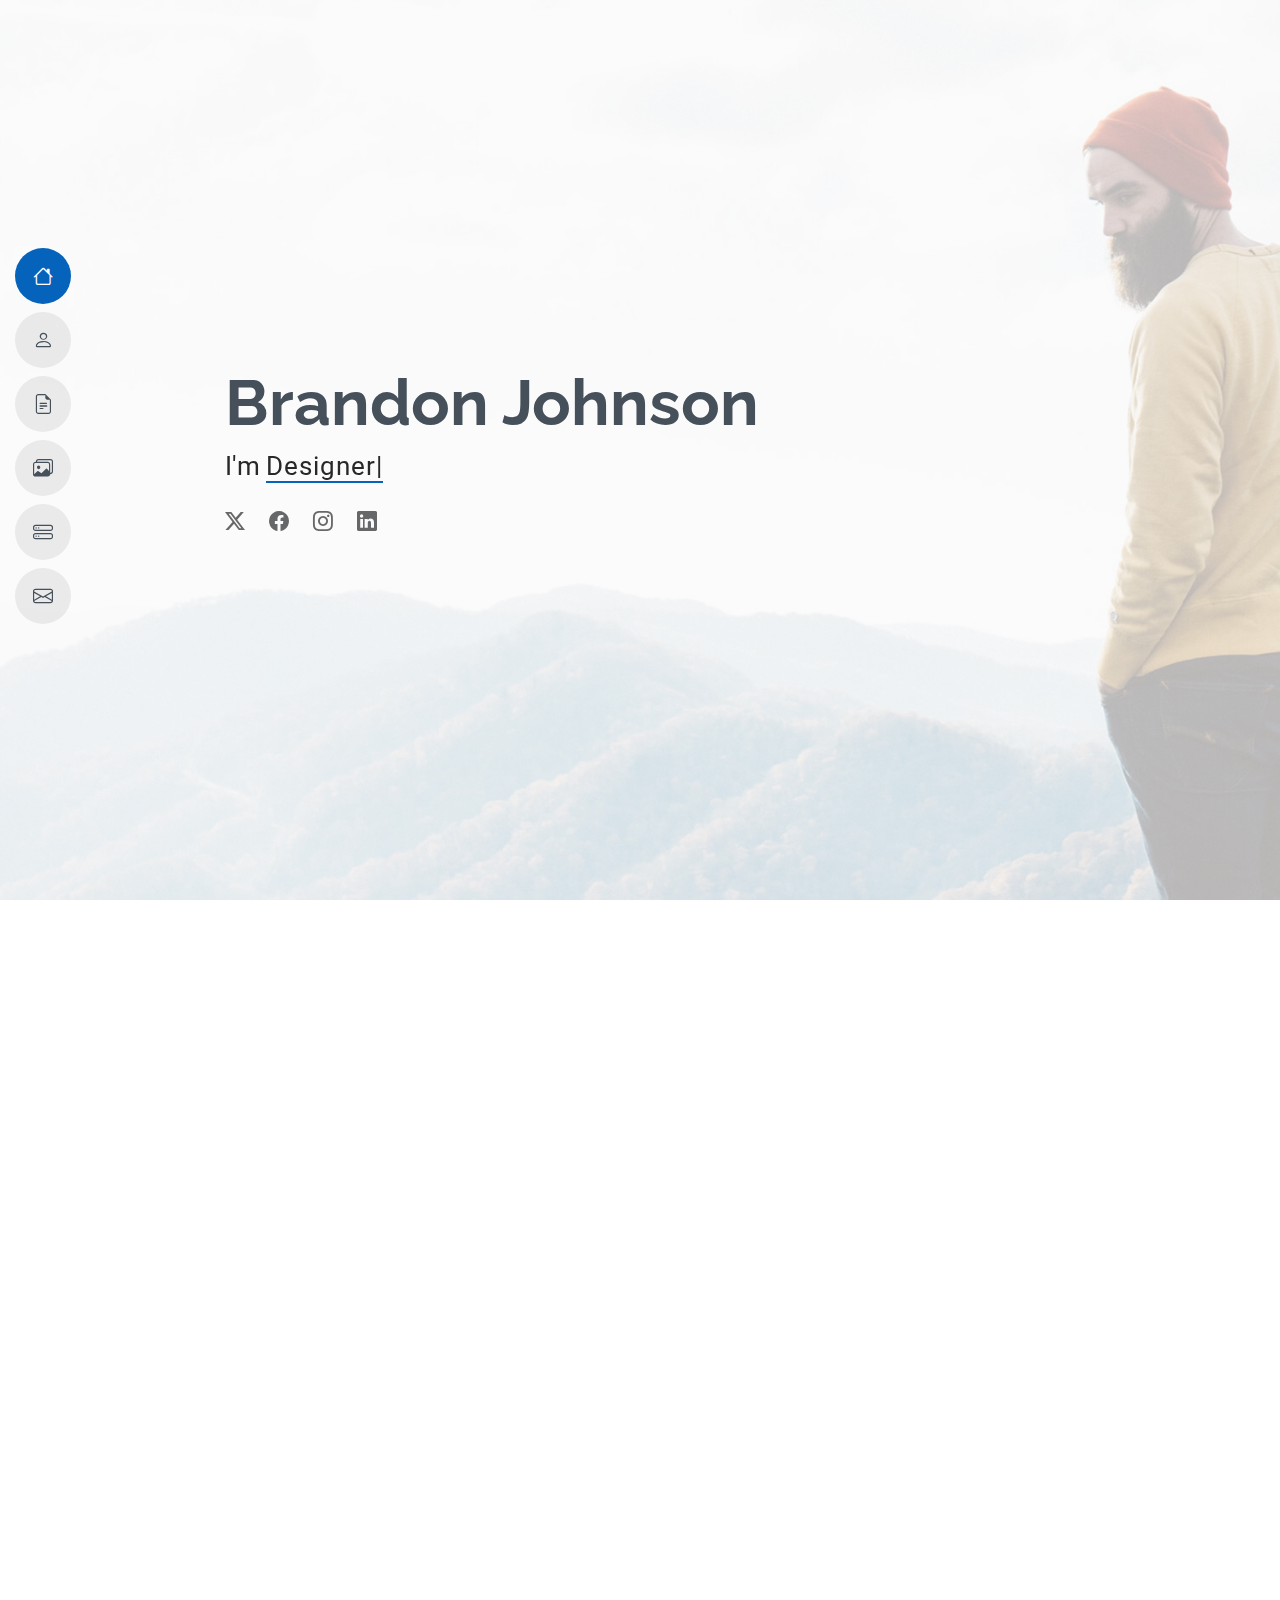
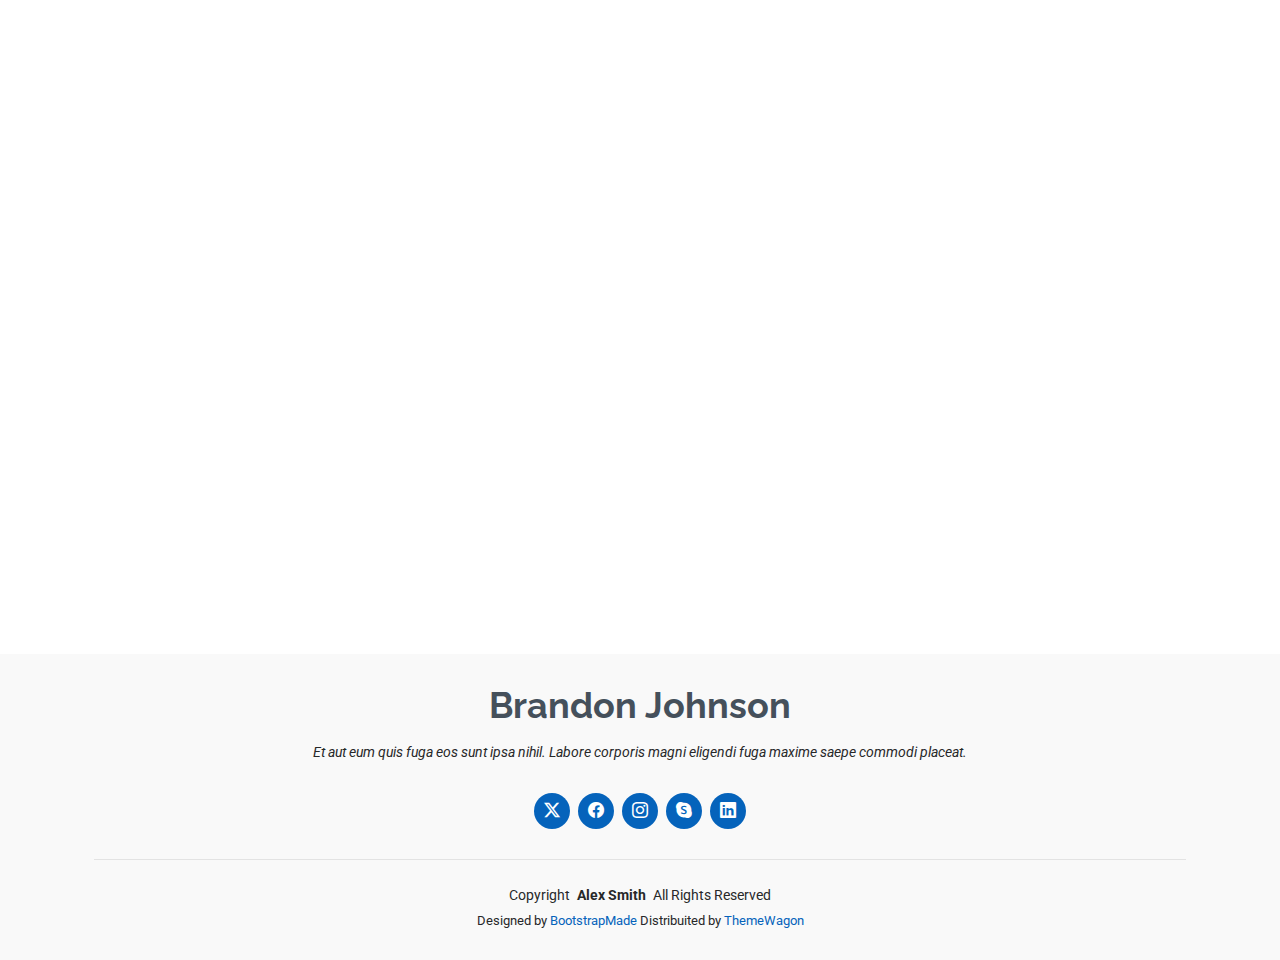
<file: index.html>
<!DOCTYPE html>
<html lang="en">

<head>
  <meta charset="utf-8">
  <meta content="width=device-width, initial-scale=1.0" name="viewport">
  <title>Index - MyResume Bootstrap Template</title>
  <meta content="" name="description">
  <meta content="" name="keywords">

  <!-- Favicons -->
  <link href="assets/img/favicon.png" rel="icon">
  <link href="assets/img/apple-touch-icon.png" rel="apple-touch-icon">

  <!-- Fonts -->
  <link href="https://fonts.googleapis.com" rel="preconnect">
  <link href="https://fonts.gstatic.com" rel="preconnect" crossorigin>
  <link href="https://fonts.googleapis.com/css2?family=Roboto:ital,wght@0,100;0,300;0,400;0,500;0,700;0,900;1,100;1,300;1,400;1,500;1,700;1,900&family=Poppins:ital,wght@0,100;0,200;0,300;0,400;0,500;0,600;0,700;0,800;0,900;1,100;1,200;1,300;1,400;1,500;1,600;1,700;1,800;1,900&family=Raleway:ital,wght@0,100;0,200;0,300;0,400;0,500;0,600;0,700;0,800;0,900;1,100;1,200;1,300;1,400;1,500;1,600;1,700;1,800;1,900&display=swap" rel="stylesheet">

  <!-- Vendor CSS Files -->
  <link href="assets/vendor/bootstrap/css/bootstrap.min.css" rel="stylesheet">
  <link href="assets/vendor/bootstrap-icons/bootstrap-icons.css" rel="stylesheet">
  <link href="assets/vendor/aos/aos.css" rel="stylesheet">
  <link href="assets/vendor/glightbox/css/glightbox.min.css" rel="stylesheet">
  <link href="assets/vendor/swiper/swiper-bundle.min.css" rel="stylesheet">

  <!-- Main CSS File -->
  <link href="assets/css/main.css" rel="stylesheet">

  <!-- =======================================================
  * Template Name: MyResume
  * Template URL: https://bootstrapmade.com/free-html-bootstrap-template-my-resume/
  * Updated: Jun 29 2024 with Bootstrap v5.3.3
  * Author: BootstrapMade.com
  * License: https://bootstrapmade.com/license/
  ======================================================== -->
</head>

<body class="index-page">

  <header id="header" class="header d-flex flex-column justify-content-center">

    <i class="header-toggle d-xl-none bi bi-list"></i>

    <nav id="navmenu" class="navmenu">
      <ul>
        <li><a href="#hero" class="active"><i class="bi bi-house navicon"></i><span>Home</span></a></li>
        <li><a href="#about"><i class="bi bi-person navicon"></i><span>About</span></a></li>
        <li><a href="#resume"><i class="bi bi-file-earmark-text navicon"></i><span>Resume</span></a></li>
        <li><a href="#portfolio"><i class="bi bi-images navicon"></i><span>Portfolio</span></a></li>
        <li><a href="#services"><i class="bi bi-hdd-stack navicon"></i><span>Services</span></a></li>
        <li><a href="#contact"><i class="bi bi-envelope navicon"></i><span>Contact</span></a></li>
      </ul>
    </nav>

  </header>

  <main class="main">

    <!-- Hero Section -->
    <section id="hero" class="hero section light-background">

      <img src="assets/img/hero-bg.jpg" alt="">

      <div class="container" data-aos="zoom-out">
        <div class="row justify-content-center">
          <div class="col-lg-9">
            <h2>Brandon Johnson</h2>
            <p>I'm <span class="typed" data-typed-items="Designer, Developer, Freelancer, Photographer">Designer</span><span class="typed-cursor typed-cursor--blink" aria-hidden="true"></span></p>
            <div class="social-links">
              <a href="#"><i class="bi bi-twitter-x"></i></a>
              <a href="#"><i class="bi bi-facebook"></i></a>
              <a href="#"><i class="bi bi-instagram"></i></a>
              <a href="#"><i class="bi bi-linkedin"></i></a>
            </div>
          </div>
        </div>
      </div>

    </section><!-- /Hero Section -->

    <!-- About Section -->
    <section id="about" class="about section">

      <!-- Section Title -->
      <div class="container section-title" data-aos="fade-up">
        <h2>About</h2>
        <p>Magnam dolores commodi suscipit. Necessitatibus eius consequatur ex aliquid fuga eum quidem. Sit sint consectetur velit. Quisquam quos quisquam cupiditate. Et nemo qui impedit suscipit alias ea. Quia fugiat sit in iste officiis commodi quidem hic quas.</p>
      </div><!-- End Section Title -->

      <div class="container" data-aos="fade-up" data-aos-delay="100">

        <div class="row gy-4 justify-content-center">
          <div class="col-lg-4">
            <img src="assets/img/profile-img.jpg" class="img-fluid" alt="">
          </div>
          <div class="col-lg-8 content">
            <h2>UI/UX Designer &amp; Web Developer.</h2>
            <p class="fst-italic py-3">
              Lorem ipsum dolor sit amet, consectetur adipiscing elit, sed do eiusmod tempor incididunt ut labore et dolore
              magna aliqua.
            </p>
            <div class="row">
              <div class="col-lg-6">
                <ul>
                  <li><i class="bi bi-chevron-right"></i> <strong>Birthday:</strong> <span>1 May 1995</span></li>
                  <li><i class="bi bi-chevron-right"></i> <strong>Website:</strong> <span>www.example.com</span></li>
                  <li><i class="bi bi-chevron-right"></i> <strong>Phone:</strong> <span>+123 456 7890</span></li>
                  <li><i class="bi bi-chevron-right"></i> <strong>City:</strong> <span>New York, USA</span></li>
                </ul>
              </div>
              <div class="col-lg-6">
                <ul>
                  <li><i class="bi bi-chevron-right"></i> <strong>Age:</strong> <span>30</span></li>
                  <li><i class="bi bi-chevron-right"></i> <strong>Degree:</strong> <span>Master</span></li>
                  <li><i class="bi bi-chevron-right"></i> <strong>Email:</strong> <span>email@example.com</span></li>
                  <li><i class="bi bi-chevron-right"></i> <strong>Freelance:</strong> <span>Available</span></li>
                </ul>
              </div>
            </div>
            <p class="py-3">
              Officiis eligendi itaque labore et dolorum mollitia officiis optio vero. Quisquam sunt adipisci omnis et ut. Nulla accusantium dolor incidunt officia tempore. Et eius omnis.
              Cupiditate ut dicta maxime officiis quidem quia. Sed et consectetur qui quia repellendus itaque neque.
            </p>
          </div>
        </div>

      </div>

    </section><!-- /About Section -->

    <!-- Stats Section -->
    <section id="stats" class="stats section">

      <div class="container" data-aos="fade-up" data-aos-delay="100">

        <div class="row gy-4">

          <div class="col-lg-3 col-md-6 d-flex flex-column align-items-center">
            <i class="bi bi-emoji-smile"></i>
            <div class="stats-item">
              <span data-purecounter-start="0" data-purecounter-end="232" data-purecounter-duration="1" class="purecounter"></span>
              <p>Happy Clients</p>
            </div>
          </div><!-- End Stats Item -->

          <div class="col-lg-3 col-md-6 d-flex flex-column align-items-center">
            <i class="bi bi-journal-richtext"></i>
            <div class="stats-item">
              <span data-purecounter-start="0" data-purecounter-end="521" data-purecounter-duration="1" class="purecounter"></span>
              <p>Projects</p>
            </div>
          </div><!-- End Stats Item -->

          <div class="col-lg-3 col-md-6 d-flex flex-column align-items-center">
            <i class="bi bi-headset"></i>
            <div class="stats-item">
              <span data-purecounter-start="0" data-purecounter-end="1463" data-purecounter-duration="1" class="purecounter"></span>
              <p>Hours Of Support</p>
            </div>
          </div><!-- End Stats Item -->

          <div class="col-lg-3 col-md-6 d-flex flex-column align-items-center">
            <i class="bi bi-people"></i>
            <div class="stats-item">
              <span data-purecounter-start="0" data-purecounter-end="15" data-purecounter-duration="1" class="purecounter"></span>
              <p>Hard Workers</p>
            </div>
          </div><!-- End Stats Item -->

        </div>

      </div>

    </section><!-- /Stats Section -->

    <!-- Skills Section -->
    <section id="skills" class="skills section">

      <!-- Section Title -->
      <div class="container section-title" data-aos="fade-up">
        <h2>Skills</h2>
        <p>Necessitatibus eius consequatur ex aliquid fuga eum quidem sint consectetur velit</p>
      </div><!-- End Section Title -->

      <div class="container" data-aos="fade-up" data-aos-delay="100">

        <div class="row skills-content skills-animation">

          <div class="col-lg-6">

            <div class="progress">
              <span class="skill"><span>HTML</span> <i class="val">100%</i></span>
              <div class="progress-bar-wrap">
                <div class="progress-bar" role="progressbar" aria-valuenow="100" aria-valuemin="0" aria-valuemax="100"></div>
              </div>
            </div><!-- End Skills Item -->

            <div class="progress">
              <span class="skill"><span>CSS</span> <i class="val">90%</i></span>
              <div class="progress-bar-wrap">
                <div class="progress-bar" role="progressbar" aria-valuenow="90" aria-valuemin="0" aria-valuemax="100"></div>
              </div>
            </div><!-- End Skills Item -->

            <div class="progress">
              <span class="skill"><span>JavaScript</span> <i class="val">75%</i></span>
              <div class="progress-bar-wrap">
                <div class="progress-bar" role="progressbar" aria-valuenow="75" aria-valuemin="0" aria-valuemax="100"></div>
              </div>
            </div><!-- End Skills Item -->

          </div>

          <div class="col-lg-6">

            <div class="progress">
              <span class="skill"><span>PHP</span> <i class="val">80%</i></span>
              <div class="progress-bar-wrap">
                <div class="progress-bar" role="progressbar" aria-valuenow="80" aria-valuemin="0" aria-valuemax="100"></div>
              </div>
            </div><!-- End Skills Item -->

            <div class="progress">
              <span class="skill"><span>WordPress/CMS</span> <i class="val">90%</i></span>
              <div class="progress-bar-wrap">
                <div class="progress-bar" role="progressbar" aria-valuenow="90" aria-valuemin="0" aria-valuemax="100"></div>
              </div>
            </div><!-- End Skills Item -->

            <div class="progress">
              <span class="skill"><span>Photoshop</span> <i class="val">55%</i></span>
              <div class="progress-bar-wrap">
                <div class="progress-bar" role="progressbar" aria-valuenow="55" aria-valuemin="0" aria-valuemax="100"></div>
              </div>
            </div><!-- End Skills Item -->

          </div>

        </div>

      </div>

    </section><!-- /Skills Section -->

    <!-- Resume Section -->
    <section id="resume" class="resume section">

      <!-- Section Title -->
      <div class="container section-title" data-aos="fade-up">
        <h2>Resume</h2>
        <p>Magnam dolores commodi suscipit. Necessitatibus eius consequatur ex aliquid fuga eum quidem. Sit sint consectetur velit. Quisquam quos quisquam cupiditate. Et nemo qui impedit suscipit alias ea. Quia fugiat sit in iste officiis commodi quidem hic quas.</p>
      </div><!-- End Section Title -->

      <div class="container">

        <div class="row">

          <div class="col-lg-6" data-aos="fade-up" data-aos-delay="100">
            <h3 class="resume-title">Sumary</h3>

            <div class="resume-item pb-0">
              <h4>Brandon Johnson</h4>
              <p><em>Innovative and deadline-driven Graphic Designer with 3+ years of experience designing and developing user-centered digital/print marketing material from initial concept to final, polished deliverable.</em></p>
              <ul>
                <li>Portland par 127,Orlando, FL</li>
                <li>(123) 456-7891</li>
                <li>alice.barkley@example.com</li>
              </ul>
            </div><!-- Edn Resume Item -->

            <h3 class="resume-title">Education</h3>
            <div class="resume-item">
              <h4>Master of Fine Arts &amp; Graphic Design</h4>
              <h5>2015 - 2016</h5>
              <p><em>Rochester Institute of Technology, Rochester, NY</em></p>
              <p>Qui deserunt veniam. Et sed aliquam labore tempore sed quisquam iusto autem sit. Ea vero voluptatum qui ut dignissimos deleniti nerada porti sand markend</p>
            </div><!-- Edn Resume Item -->

            <div class="resume-item">
              <h4>Bachelor of Fine Arts &amp; Graphic Design</h4>
              <h5>2010 - 2014</h5>
              <p><em>Rochester Institute of Technology, Rochester, NY</em></p>
              <p>Quia nobis sequi est occaecati aut. Repudiandae et iusto quae reiciendis et quis Eius vel ratione eius unde vitae rerum voluptates asperiores voluptatem Earum molestiae consequatur neque etlon sader mart dila</p>
            </div><!-- Edn Resume Item -->

          </div>

          <div class="col-lg-6" data-aos="fade-up" data-aos-delay="200">
            <h3 class="resume-title">Professional Experience</h3>
            <div class="resume-item">
              <h4>Senior graphic design specialist</h4>
              <h5>2019 - Present</h5>
              <p><em>Experion, New York, NY </em></p>
              <ul>
                <li>Lead in the design, development, and implementation of the graphic, layout, and production communication materials</li>
                <li>Delegate tasks to the 7 members of the design team and provide counsel on all aspects of the project. </li>
                <li>Supervise the assessment of all graphic materials in order to ensure quality and accuracy of the design</li>
                <li>Oversee the efficient use of production project budgets ranging from $2,000 - $25,000</li>
              </ul>
            </div><!-- Edn Resume Item -->

            <div class="resume-item">
              <h4>Graphic design specialist</h4>
              <h5>2017 - 2018</h5>
              <p><em>Stepping Stone Advertising, New York, NY</em></p>
              <ul>
                <li>Developed numerous marketing programs (logos, brochures,infographics, presentations, and advertisements).</li>
                <li>Managed up to 5 projects or tasks at a given time while under pressure</li>
                <li>Recommended and consulted with clients on the most appropriate graphic design</li>
                <li>Created 4+ design presentations and proposals a month for clients and account managers</li>
              </ul>
            </div><!-- Edn Resume Item -->

          </div>

        </div>

      </div>

    </section><!-- /Resume Section -->

    <!-- Portfolio Section -->
    <section id="portfolio" class="portfolio section">

      <!-- Section Title -->
      <div class="container section-title" data-aos="fade-up">
        <h2>Portfolio</h2>
        <p>Magnam dolores commodi suscipit. Necessitatibus eius consequatur ex aliquid fuga eum quidem. Sit sint consectetur velit. Quisquam quos quisquam cupiditate. Et nemo qui impedit suscipit alias ea. Quia fugiat sit in iste officiis commodi quidem hic quas.</p>
      </div><!-- End Section Title -->

      <div class="container">

        <div class="isotope-layout" data-default-filter="*" data-layout="masonry" data-sort="original-order">

          <ul class="portfolio-filters isotope-filters" data-aos="fade-up" data-aos-delay="100">
            <li data-filter="*" class="filter-active">All</li>
            <li data-filter=".filter-app">App</li>
            <li data-filter=".filter-product">Card</li>
            <li data-filter=".filter-branding">Web</li>
          </ul><!-- End Portfolio Filters -->

          <div class="row gy-4 isotope-container" data-aos="fade-up" data-aos-delay="200">

            <div class="col-lg-4 col-md-6 portfolio-item isotope-item filter-app">
              <img src="assets/img/masonry-portfolio/masonry-portfolio-1.jpg" class="img-fluid" alt="">
              <div class="portfolio-info">
                <h4>App 1</h4>
                <p>Lorem ipsum, dolor sit</p>
                <a href="assets/img/masonry-portfolio/masonry-portfolio-1.jpg" title="App 1" data-gallery="portfolio-gallery-app" class="glightbox preview-link"><i class="bi bi-zoom-in"></i></a>
                <a href="portfolio-details.html" title="More Details" class="details-link"><i class="bi bi-link-45deg"></i></a>
              </div>
            </div><!-- End Portfolio Item -->

            <div class="col-lg-4 col-md-6 portfolio-item isotope-item filter-product">
              <img src="assets/img/masonry-portfolio/masonry-portfolio-2.jpg" class="img-fluid" alt="">
              <div class="portfolio-info">
                <h4>Product 1</h4>
                <p>Lorem ipsum, dolor sit</p>
                <a href="assets/img/masonry-portfolio/masonry-portfolio-2.jpg" title="Product 1" data-gallery="portfolio-gallery-product" class="glightbox preview-link"><i class="bi bi-zoom-in"></i></a>
                <a href="portfolio-details.html" title="More Details" class="details-link"><i class="bi bi-link-45deg"></i></a>
              </div>
            </div><!-- End Portfolio Item -->

            <div class="col-lg-4 col-md-6 portfolio-item isotope-item filter-branding">
              <img src="assets/img/masonry-portfolio/masonry-portfolio-3.jpg" class="img-fluid" alt="">
              <div class="portfolio-info">
                <h4>Branding 1</h4>
                <p>Lorem ipsum, dolor sit</p>
                <a href="assets/img/masonry-portfolio/masonry-portfolio-3.jpg" title="Branding 1" data-gallery="portfolio-gallery-branding" class="glightbox preview-link"><i class="bi bi-zoom-in"></i></a>
                <a href="portfolio-details.html" title="More Details" class="details-link"><i class="bi bi-link-45deg"></i></a>
              </div>
            </div><!-- End Portfolio Item -->

            <div class="col-lg-4 col-md-6 portfolio-item isotope-item filter-app">
              <img src="assets/img/masonry-portfolio/masonry-portfolio-4.jpg" class="img-fluid" alt="">
              <div class="portfolio-info">
                <h4>App 2</h4>
                <p>Lorem ipsum, dolor sit</p>
                <a href="assets/img/masonry-portfolio/masonry-portfolio-4.jpg" title="App 2" data-gallery="portfolio-gallery-app" class="glightbox preview-link"><i class="bi bi-zoom-in"></i></a>
                <a href="portfolio-details.html" title="More Details" class="details-link"><i class="bi bi-link-45deg"></i></a>
              </div>
            </div><!-- End Portfolio Item -->

            <div class="col-lg-4 col-md-6 portfolio-item isotope-item filter-product">
              <img src="assets/img/masonry-portfolio/masonry-portfolio-5.jpg" class="img-fluid" alt="">
              <div class="portfolio-info">
                <h4>Product 2</h4>
                <p>Lorem ipsum, dolor sit</p>
                <a href="assets/img/masonry-portfolio/masonry-portfolio-5.jpg" title="Product 2" data-gallery="portfolio-gallery-product" class="glightbox preview-link"><i class="bi bi-zoom-in"></i></a>
                <a href="portfolio-details.html" title="More Details" class="details-link"><i class="bi bi-link-45deg"></i></a>
              </div>
            </div><!-- End Portfolio Item -->

            <div class="col-lg-4 col-md-6 portfolio-item isotope-item filter-branding">
              <img src="assets/img/masonry-portfolio/masonry-portfolio-6.jpg" class="img-fluid" alt="">
              <div class="portfolio-info">
                <h4>Branding 2</h4>
                <p>Lorem ipsum, dolor sit</p>
                <a href="assets/img/masonry-portfolio/masonry-portfolio-6.jpg" title="Branding 2" data-gallery="portfolio-gallery-branding" class="glightbox preview-link"><i class="bi bi-zoom-in"></i></a>
                <a href="portfolio-details.html" title="More Details" class="details-link"><i class="bi bi-link-45deg"></i></a>
              </div>
            </div><!-- End Portfolio Item -->

            <div class="col-lg-4 col-md-6 portfolio-item isotope-item filter-app">
              <img src="assets/img/masonry-portfolio/masonry-portfolio-7.jpg" class="img-fluid" alt="">
              <div class="portfolio-info">
                <h4>App 3</h4>
                <p>Lorem ipsum, dolor sit</p>
                <a href="assets/img/masonry-portfolio/masonry-portfolio-7.jpg" title="App 3" data-gallery="portfolio-gallery-app" class="glightbox preview-link"><i class="bi bi-zoom-in"></i></a>
                <a href="portfolio-details.html" title="More Details" class="details-link"><i class="bi bi-link-45deg"></i></a>
              </div>
            </div><!-- End Portfolio Item -->

            <div class="col-lg-4 col-md-6 portfolio-item isotope-item filter-product">
              <img src="assets/img/masonry-portfolio/masonry-portfolio-8.jpg" class="img-fluid" alt="">
              <div class="portfolio-info">
                <h4>Product 3</h4>
                <p>Lorem ipsum, dolor sit</p>
                <a href="assets/img/masonry-portfolio/masonry-portfolio-8.jpg" title="Product 3" data-gallery="portfolio-gallery-product" class="glightbox preview-link"><i class="bi bi-zoom-in"></i></a>
                <a href="portfolio-details.html" title="More Details" class="details-link"><i class="bi bi-link-45deg"></i></a>
              </div>
            </div><!-- End Portfolio Item -->

            <div class="col-lg-4 col-md-6 portfolio-item isotope-item filter-branding">
              <img src="assets/img/masonry-portfolio/masonry-portfolio-9.jpg" class="img-fluid" alt="">
              <div class="portfolio-info">
                <h4>Branding 3</h4>
                <p>Lorem ipsum, dolor sit</p>
                <a href="assets/img/masonry-portfolio/masonry-portfolio-9.jpg" title="Branding 2" data-gallery="portfolio-gallery-branding" class="glightbox preview-link"><i class="bi bi-zoom-in"></i></a>
                <a href="portfolio-details.html" title="More Details" class="details-link"><i class="bi bi-link-45deg"></i></a>
              </div>
            </div><!-- End Portfolio Item -->

          </div><!-- End Portfolio Container -->

        </div>

      </div>

    </section><!-- /Portfolio Section -->

    <!-- Services Section -->
    <section id="services" class="services section">

      <!-- Section Title -->
      <div class="container section-title" data-aos="fade-up">
        <h2>Services</h2>
        <p>Magnam dolores commodi suscipit. Necessitatibus eius consequatur ex aliquid fuga eum quidem. Sit sint consectetur velit. Quisquam quos quisquam cupiditate. Et nemo qui impedit suscipit alias ea. Quia fugiat sit in iste officiis commodi quidem hic quas.</p>
      </div><!-- End Section Title -->

      <div class="container">

        <div class="row gy-4">

          <div class="col-lg-4 col-md-6" data-aos="fade-up" data-aos-delay="100">
            <div class="service-item item-cyan position-relative">
              <div class="icon">
                <svg width="100" height="100" viewBox="0 0 600 600" xmlns="http://www.w3.org/2000/svg">
                  <path stroke="none" stroke-width="0" fill="#f5f5f5" d="M300,521.0016835830174C376.1290562159157,517.8887921683347,466.0731472004068,529.7835943286574,510.70327084640275,468.03025145048787C554.3714126377745,407.6079735673963,508.03601936045806,328.9844924480964,491.2728898941984,256.3432110539036C474.5976632858925,184.082847569629,479.9380746630129,96.60480741107993,416.23090153303,58.64404602377083C348.86323505073057,18.502131276798302,261.93793281208167,40.57373210992963,193.5410806939664,78.93577620505333C130.42746243093433,114.334589627462,98.30271207620316,179.96522072025542,76.75703585869454,249.04625023123273C51.97151888228291,328.5150500222984,13.704378332031375,421.85034740162234,66.52175969318436,486.19268352777647C119.04800174914682,550.1803526380478,217.28368757567262,524.383925680826,300,521.0016835830174"></path>
                </svg>
                <i class="bi bi-activity"></i>
              </div>
              <a href="#" class="stretched-link">
                <h3>Nesciunt Mete</h3>
              </a>
              <p>Provident nihil minus qui consequatur non omnis maiores. Eos accusantium minus dolores iure perferendis tempore et consequatur.</p>
            </div>
          </div><!-- End Service Item -->

          <div class="col-lg-4 col-md-6" data-aos="fade-up" data-aos-delay="200">
            <div class="service-item item-orange position-relative">
              <div class="icon">
                <svg width="100" height="100" viewBox="0 0 600 600" xmlns="http://www.w3.org/2000/svg">
                  <path stroke="none" stroke-width="0" fill="#f5f5f5" d="M300,582.0697525312426C382.5290701553225,586.8405444964366,449.9789794690241,525.3245884688669,502.5850820975895,461.55621195738473C556.606425686781,396.0723002908107,615.8543463187945,314.28637112970534,586.6730223649479,234.56875336149918C558.9533121215079,158.8439757836574,454.9685369536778,164.00468322053177,381.49747125262974,130.76875717737553C312.15926192815925,99.40240125094834,248.97055460311594,18.661163978235184,179.8680185752513,50.54337015887873C110.5421016452524,82.52863877960104,119.82277516462835,180.83849132639028,109.12597500060166,256.43424936330496C100.08760227029461,320.3096726198365,92.17705696193138,384.0621239912766,124.79988738764834,439.7174275375508C164.83382741302287,508.01625554203684,220.96474134820875,577.5009287672846,300,582.0697525312426"></path>
                </svg>
                <i class="bi bi-broadcast"></i>
              </div>
              <a href="#" class="stretched-link">
                <h3>Eosle Commodi</h3>
              </a>
              <p>Ut autem aut autem non a. Sint sint sit facilis nam iusto sint. Libero corrupti neque eum hic non ut nesciunt dolorem.</p>
            </div>
          </div><!-- End Service Item -->

          <div class="col-lg-4 col-md-6" data-aos="fade-up" data-aos-delay="300">
            <div class="service-item item-teal position-relative">
              <div class="icon">
                <svg width="100" height="100" viewBox="0 0 600 600" xmlns="http://www.w3.org/2000/svg">
                  <path stroke="none" stroke-width="0" fill="#f5f5f5" d="M300,541.5067337569781C382.14930387511276,545.0595476570109,479.8736841581634,548.3450877840088,526.4010558755058,480.5488172755941C571.5218469581645,414.80211281144784,517.5187510058486,332.0715597781072,496.52539010469104,255.14436215662573C477.37192572678356,184.95920475031193,473.57363656557914,105.61284051026155,413.0603344069578,65.22779650032875C343.27470386102294,18.654635553484475,251.2091493199835,5.337323636656869,175.0934190732945,40.62881213300186C97.87086631185822,76.43348514350839,51.98124368387456,156.15599469081315,36.44837278890362,239.84606092416172C21.716077023791087,319.22268207091537,43.775223500013084,401.1760424656574,96.891909868211,461.97329694683043C147.22146801428983,519.5804099606455,223.5754009179313,538.201503339737,300,541.5067337569781"></path>
                </svg>
                <i class="bi bi-easel"></i>
              </div>
              <a href="#" class="stretched-link">
                <h3>Ledo Markt</h3>
              </a>
              <p>Ut excepturi voluptatem nisi sed. Quidem fuga consequatur. Minus ea aut. Vel qui id voluptas adipisci eos earum corrupti.</p>
            </div>
          </div><!-- End Service Item -->

          <div class="col-lg-4 col-md-6" data-aos="fade-up" data-aos-delay="400">
            <div class="service-item item-red position-relative">
              <div class="icon">
                <svg width="100" height="100" viewBox="0 0 600 600" xmlns="http://www.w3.org/2000/svg">
                  <path stroke="none" stroke-width="0" fill="#f5f5f5" d="M300,503.46388370962813C374.79870501325706,506.71871716319447,464.8034551963731,527.1746412648533,510.4981551193396,467.86667711651364C555.9287308511215,408.9015244558933,512.6030010748507,327.5744911775523,490.211057578863,256.5855673507754C471.097692560561,195.9906835881958,447.69079081568157,138.11976852964426,395.19560036434837,102.3242989838813C329.3053358748298,57.3949838291264,248.02791733380457,8.279543830951368,175.87071277845988,42.242879143198664C103.41431057327972,76.34704239035025,93.79494320519305,170.9812938413882,81.28167332365135,250.07896920659033C70.17666984294237,320.27484674793965,64.84698225790005,396.69656628748305,111.28512138212992,450.4950937839243C156.20124167950087,502.5303643271138,231.32542653798444,500.4755392045468,300,503.46388370962813"></path>
                </svg>
                <i class="bi bi-bounding-box-circles"></i>
              </div>
              <a href="#" class="stretched-link">
                <h3>Asperiores Commodit</h3>
              </a>
              <p>Non et temporibus minus omnis sed dolor esse consequatur. Cupiditate sed error ea fuga sit provident adipisci neque.</p>
              <a href="#" class="stretched-link"></a>
            </div>
          </div><!-- End Service Item -->

          <div class="col-lg-4 col-md-6" data-aos="fade-up" data-aos-delay="500">
            <div class="service-item item-indigo position-relative">
              <div class="icon">
                <svg width="100" height="100" viewBox="0 0 600 600" xmlns="http://www.w3.org/2000/svg">
                  <path stroke="none" stroke-width="0" fill="#f5f5f5" d="M300,532.3542879108572C369.38199826031484,532.3153073249985,429.10787420159085,491.63046689027357,474.5244479745417,439.17860296908856C522.8885846962883,383.3225815378663,569.1668002868075,314.3205725914397,550.7432151929288,242.7694973846089C532.6665558377875,172.5657663291529,456.2379748765914,142.6223662098291,390.3689995646985,112.34683881706744C326.66090330228417,83.06452184765237,258.84405631176094,53.51806209861945,193.32584062364296,78.48882559362697C121.61183558270385,105.82097193414197,62.805066853699245,167.19869350419734,48.57481801355237,242.6138429142374C34.843463184063346,315.3850353017275,76.69343916112496,383.4422959591041,125.22947124332185,439.3748458443577C170.7312796277747,491.8107796887764,230.57421082200815,532.3932930995766,300,532.3542879108572"></path>
                </svg>
                <i class="bi bi-calendar4-week icon"></i>
              </div>
              <a href="#" class="stretched-link">
                <h3>Velit Doloremque</h3>
              </a>
              <p>Cumque et suscipit saepe. Est maiores autem enim facilis ut aut ipsam corporis aut. Sed animi at autem alias eius labore.</p>
              <a href="#" class="stretched-link"></a>
            </div>
          </div><!-- End Service Item -->

          <div class="col-lg-4 col-md-6" data-aos="fade-up" data-aos-delay="600">
            <div class="service-item item-pink position-relative">
              <div class="icon">
                <svg width="100" height="100" viewBox="0 0 600 600" xmlns="http://www.w3.org/2000/svg">
                  <path stroke="none" stroke-width="0" fill="#f5f5f5" d="M300,566.797414625762C385.7384707136149,576.1784315230908,478.7894351017131,552.8928747891023,531.9192734346935,484.94944893311C584.6109503024035,417.5663521118492,582.489472248146,322.67544863468447,553.9536738515405,242.03673114598146C529.1557734026468,171.96086150256528,465.24506316201064,127.66468636344209,395.9583748389544,100.7403814666027C334.2173773831606,76.7482773500951,269.4350130405921,84.62216499799875,207.1952322260088,107.2889140133804C132.92018162631612,134.33871894543012,41.79353780512637,160.00259165414826,22.644507872594943,236.69541883565114C3.319112789854554,314.0945973066697,72.72355303640163,379.243833228382,124.04198916343866,440.3218312028393C172.9286146004772,498.5055451809895,224.45579914871206,558.5317968840102,300,566.797414625762"></path>
                </svg>
                <i class="bi bi-chat-square-text"></i>
              </div>
              <a href="#" class="stretched-link">
                <h3>Dolori Architecto</h3>
              </a>
              <p>Hic molestias ea quibusdam eos. Fugiat enim doloremque aut neque non et debitis iure. Corrupti recusandae ducimus enim.</p>
              <a href="#" class="stretched-link"></a>
            </div>
          </div><!-- End Service Item -->

        </div>

      </div>

    </section><!-- /Services Section -->

    <!-- Testimonials Section -->
    <section id="testimonials" class="testimonials section">

      <!-- Section Title -->
      <div class="container section-title" data-aos="fade-up">
        <h2>Testimonials</h2>
        <p>Necessitatibus eius consequatur ex aliquid fuga eum quidem sint consectetur velit</p>
      </div><!-- End Section Title -->

      <div class="container" data-aos="fade-up" data-aos-delay="100">

        <div class="swiper init-swiper">
          <script type="application/json" class="swiper-config">
            {
              "loop": true,
              "speed": 600,
              "autoplay": {
                "delay": 5000
              },
              "slidesPerView": "auto",
              "pagination": {
                "el": ".swiper-pagination",
                "type": "bullets",
                "clickable": true
              }
            }
          </script>
          <div class="swiper-wrapper">

            <div class="swiper-slide">
              <div class="testimonial-item">
                <div class="row gy-4 justify-content-center">
                  <div class="col-lg-6">
                    <div class="testimonial-content">
                      <p>
                        <i class="bi bi-quote quote-icon-left"></i>
                        <span>Proin iaculis purus consequat sem cure digni ssim donec porttitora entum suscipit rhoncus. Accusantium quam, ultricies eget id, aliquam eget nibh et. Maecen aliquam, risus at semper.</span>
                        <i class="bi bi-quote quote-icon-right"></i>
                      </p>
                      <h3>Saul Goodman</h3>
                      <h4>Ceo &amp; Founder</h4>
                      <div class="stars">
                        <i class="bi bi-star-fill"></i><i class="bi bi-star-fill"></i><i class="bi bi-star-fill"></i><i class="bi bi-star-fill"></i><i class="bi bi-star-fill"></i>
                      </div>
                    </div>
                  </div>
                  <div class="col-lg-2 text-center">
                    <img src="assets/img/testimonials/testimonials-1.jpg" class="img-fluid testimonial-img" alt="">
                  </div>
                </div>
              </div>
            </div><!-- End testimonial item -->

            <div class="swiper-slide">
              <div class="testimonial-item">
                <div class="row gy-4 justify-content-center">
                  <div class="col-lg-6">
                    <div class="testimonial-content">
                      <p>
                        <i class="bi bi-quote quote-icon-left"></i>
                        <span>Export tempor illum tamen malis malis eram quae irure esse labore quem cillum quid cillum eram malis quorum velit fore eram velit sunt aliqua noster fugiat irure amet legam anim culpa.</span>
                        <i class="bi bi-quote quote-icon-right"></i>
                      </p>
                      <h3>Sara Wilsson</h3>
                      <h4>Designer</h4>
                      <div class="stars">
                        <i class="bi bi-star-fill"></i><i class="bi bi-star-fill"></i><i class="bi bi-star-fill"></i><i class="bi bi-star-fill"></i><i class="bi bi-star-fill"></i>
                      </div>
                    </div>
                  </div>
                  <div class="col-lg-2 text-center">
                    <img src="assets/img/testimonials/testimonials-2.jpg" class="img-fluid testimonial-img" alt="">
                  </div>
                </div>
              </div>
            </div><!-- End testimonial item -->

            <div class="swiper-slide">
              <div class="testimonial-item">
                <div class="row gy-4 justify-content-center">
                  <div class="col-lg-6">
                    <div class="testimonial-content">
                      <p>
                        <i class="bi bi-quote quote-icon-left"></i>
                        <span>Enim nisi quem export duis labore cillum quae magna enim sint quorum nulla quem veniam duis minim tempor labore quem eram duis noster aute amet eram fore quis sint minim.</span>
                        <i class="bi bi-quote quote-icon-right"></i>
                      </p>
                      <h3>Jena Karlis</h3>
                      <h4>Store Owner</h4>
                      <div class="stars">
                        <i class="bi bi-star-fill"></i><i class="bi bi-star-fill"></i><i class="bi bi-star-fill"></i><i class="bi bi-star-fill"></i><i class="bi bi-star-fill"></i>
                      </div>
                    </div>
                  </div>
                  <div class="col-lg-2 text-center">
                    <img src="assets/img/testimonials/testimonials-3.jpg" class="img-fluid testimonial-img" alt="">
                  </div>
                </div>
              </div>
            </div><!-- End testimonial item -->

            <div class="swiper-slide">
              <div class="testimonial-item">
                <div class="row gy-4 justify-content-center">
                  <div class="col-lg-6">
                    <div class="testimonial-content">
                      <p>
                        <i class="bi bi-quote quote-icon-left"></i>
                        <span>Fugiat enim eram quae cillum dolore dolor amet nulla culpa multos export minim fugiat minim velit minim dolor enim duis veniam ipsum anim magna sunt elit fore quem dolore labore illum veniam.</span>
                        <i class="bi bi-quote quote-icon-right"></i>
                      </p>
                      <h3>John Larson</h3>
                      <h4>Entrepreneur</h4>
                      <div class="stars">
                        <i class="bi bi-star-fill"></i><i class="bi bi-star-fill"></i><i class="bi bi-star-fill"></i><i class="bi bi-star-fill"></i><i class="bi bi-star-fill"></i>
                      </div>
                    </div>
                  </div>
                  <div class="col-lg-2 text-center">
                    <img src="assets/img/testimonials/testimonials-4.jpg" class="img-fluid testimonial-img" alt="">
                  </div>
                </div>
              </div>
            </div><!-- End testimonial item -->

          </div>
          <div class="swiper-pagination"></div>
        </div>

      </div>

    </section><!-- /Testimonials Section -->

    <!-- Contact Section -->
    <section id="contact" class="contact section">

      <!-- Section Title -->
      <div class="container section-title" data-aos="fade-up">
        <h2>Contact</h2>
        <p>Necessitatibus eius consequatur ex aliquid fuga eum quidem sint consectetur velit</p>
      </div><!-- End Section Title -->

      <div class="container" data-aos="fade" data-aos-delay="100">

        <div class="row gy-4">

          <div class="col-lg-4">
            <div class="info-item d-flex" data-aos="fade-up" data-aos-delay="200">
              <i class="bi bi-geo-alt flex-shrink-0"></i>
              <div>
                <h3>Address</h3>
                <p>A108 Adam Street, New York, NY 535022</p>
              </div>
            </div><!-- End Info Item -->

            <div class="info-item d-flex" data-aos="fade-up" data-aos-delay="300">
              <i class="bi bi-telephone flex-shrink-0"></i>
              <div>
                <h3>Call Us</h3>
                <p>+1 5589 55488 55</p>
              </div>
            </div><!-- End Info Item -->

            <div class="info-item d-flex" data-aos="fade-up" data-aos-delay="400">
              <i class="bi bi-envelope flex-shrink-0"></i>
              <div>
                <h3>Email Us</h3>
                <p>info@example.com</p>
              </div>
            </div><!-- End Info Item -->

          </div>

          <div class="col-lg-8">
            <form action="forms/contact.php" method="post" class="php-email-form" data-aos="fade-up" data-aos-delay="200">
              <div class="row gy-4">

                <div class="col-md-6">
                  <input type="text" name="name" class="form-control" placeholder="Your Name" required="">
                </div>

                <div class="col-md-6 ">
                  <input type="email" class="form-control" name="email" placeholder="Your Email" required="">
                </div>

                <div class="col-md-12">
                  <input type="text" class="form-control" name="subject" placeholder="Subject" required="">
                </div>

                <div class="col-md-12">
                  <textarea class="form-control" name="message" rows="6" placeholder="Message" required=""></textarea>
                </div>

                <div class="col-md-12 text-center">
                  <div class="loading">Loading</div>
                  <div class="error-message"></div>
                  <div class="sent-message">Your message has been sent. Thank you!</div>

                  <button type="submit">Send Message</button>
                </div>

              </div>
            </form>
          </div><!-- End Contact Form -->

        </div>

      </div>

    </section><!-- /Contact Section -->

  </main>

  <footer id="footer" class="footer position-relative light-background">
    <div class="container">
      <h3 class="sitename">Brandon Johnson</h3>
      <p>Et aut eum quis fuga eos sunt ipsa nihil. Labore corporis magni eligendi fuga maxime saepe commodi placeat.</p>
      <div class="social-links d-flex justify-content-center">
        <a href=""><i class="bi bi-twitter-x"></i></a>
        <a href=""><i class="bi bi-facebook"></i></a>
        <a href=""><i class="bi bi-instagram"></i></a>
        <a href=""><i class="bi bi-skype"></i></a>
        <a href=""><i class="bi bi-linkedin"></i></a>
      </div>
      <div class="container">
        <div class="copyright">
          <span>Copyright</span> <strong class="px-1 sitename">Alex Smith</strong> <span>All Rights Reserved</span>
        </div>
        <div class="credits">
          <!-- All the links in the footer should remain intact. -->
          <!-- You can delete the links only if you've purchased the pro version. -->
          <!-- Licensing information: https://bootstrapmade.com/license/ -->
          <!-- Purchase the pro version with working PHP/AJAX contact form: [buy-url] -->
          Designed by <a href="https://bootstrapmade.com/">BootstrapMade</a> Distribuited by <a href="https://themewagon.com">ThemeWagon</a>
        </div>
      </div>
    </div>
  </footer>

  <!-- Scroll Top -->
  <a href="#" id="scroll-top" class="scroll-top d-flex align-items-center justify-content-center"><i class="bi bi-arrow-up-short"></i></a>

  <!-- Preloader -->
  <div id="preloader"></div>

  <!-- Vendor JS Files -->
  <script src="assets/vendor/bootstrap/js/bootstrap.bundle.min.js"></script>
  <script src="assets/vendor/php-email-form/validate.js"></script>
  <script src="assets/vendor/aos/aos.js"></script>
  <script src="assets/vendor/typed.js/typed.umd.js"></script>
  <script src="assets/vendor/purecounter/purecounter_vanilla.js"></script>
  <script src="assets/vendor/waypoints/noframework.waypoints.js"></script>
  <script src="assets/vendor/glightbox/js/glightbox.min.js"></script>
  <script src="assets/vendor/imagesloaded/imagesloaded.pkgd.min.js"></script>
  <script src="assets/vendor/isotope-layout/isotope.pkgd.min.js"></script>
  <script src="assets/vendor/swiper/swiper-bundle.min.js"></script>

  <!-- Main JS File -->
  <script src="assets/js/main.js"></script>

</body>

</html>
</file>
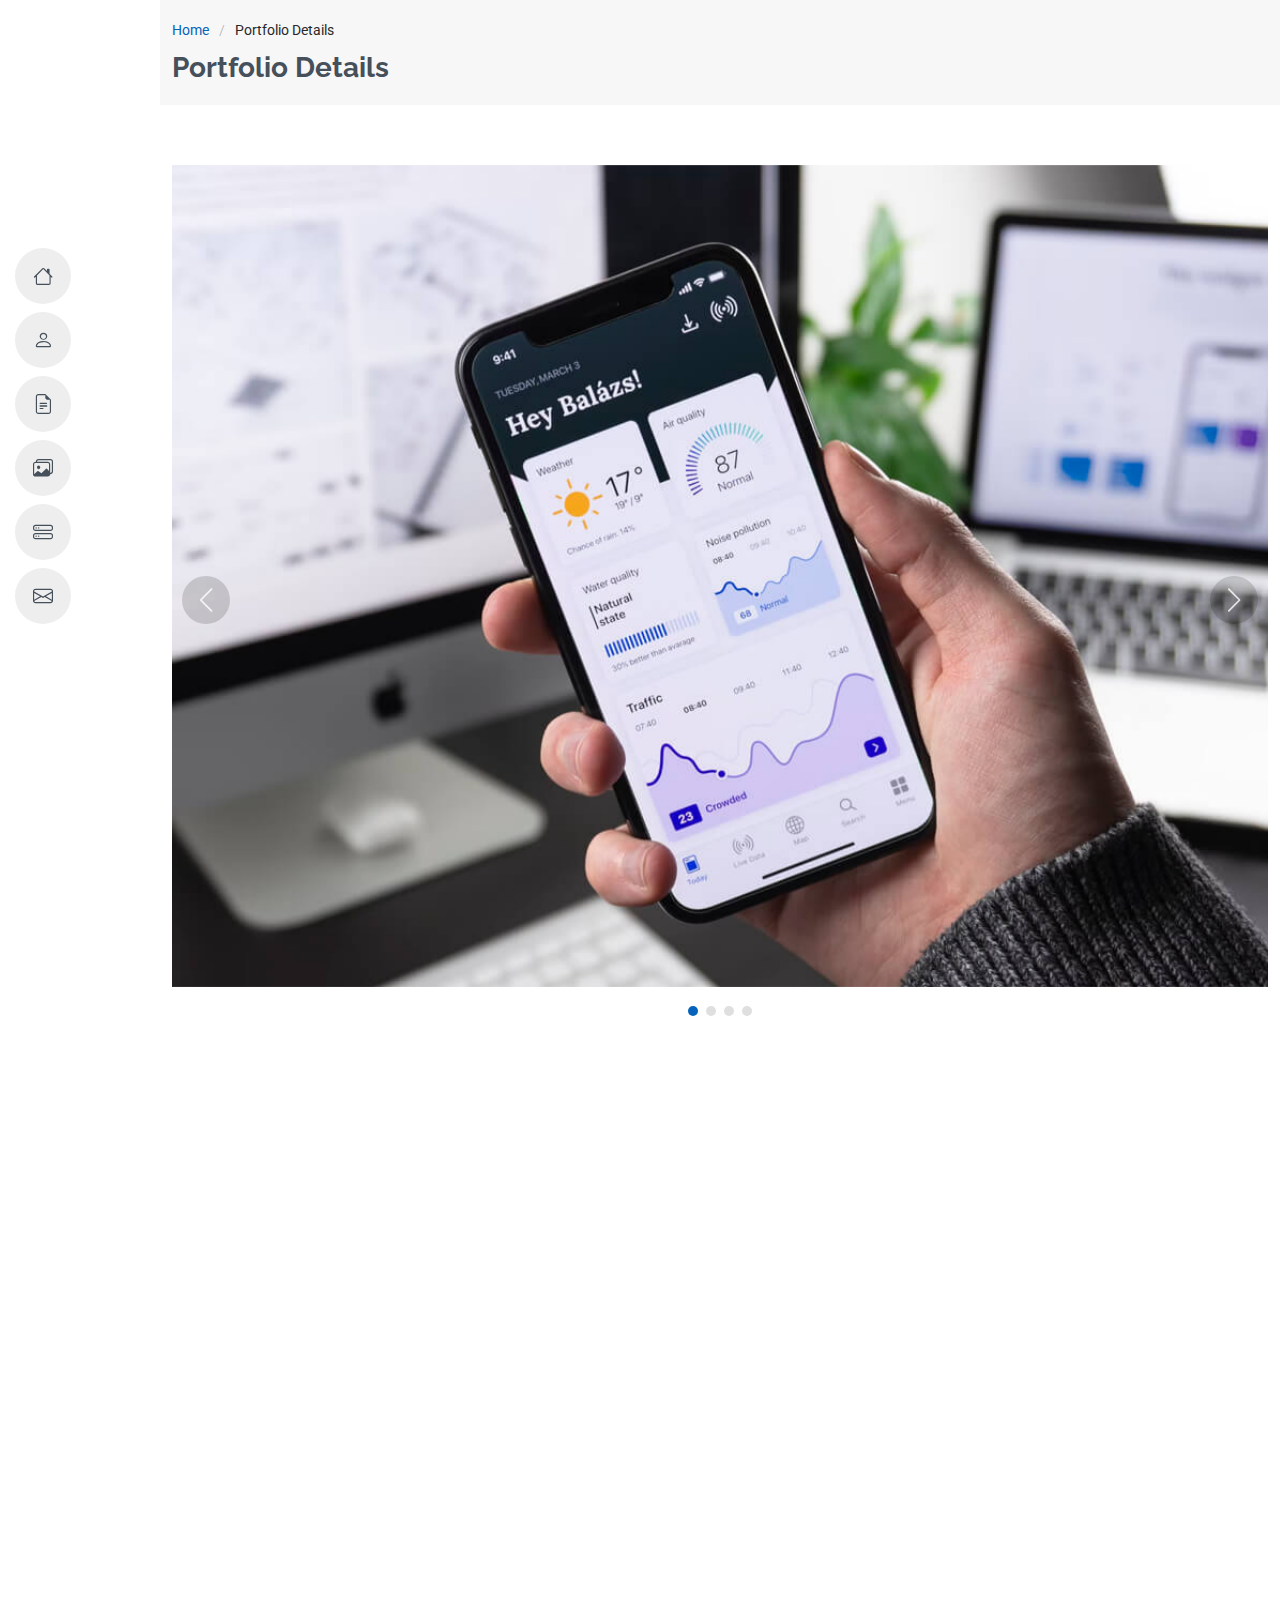
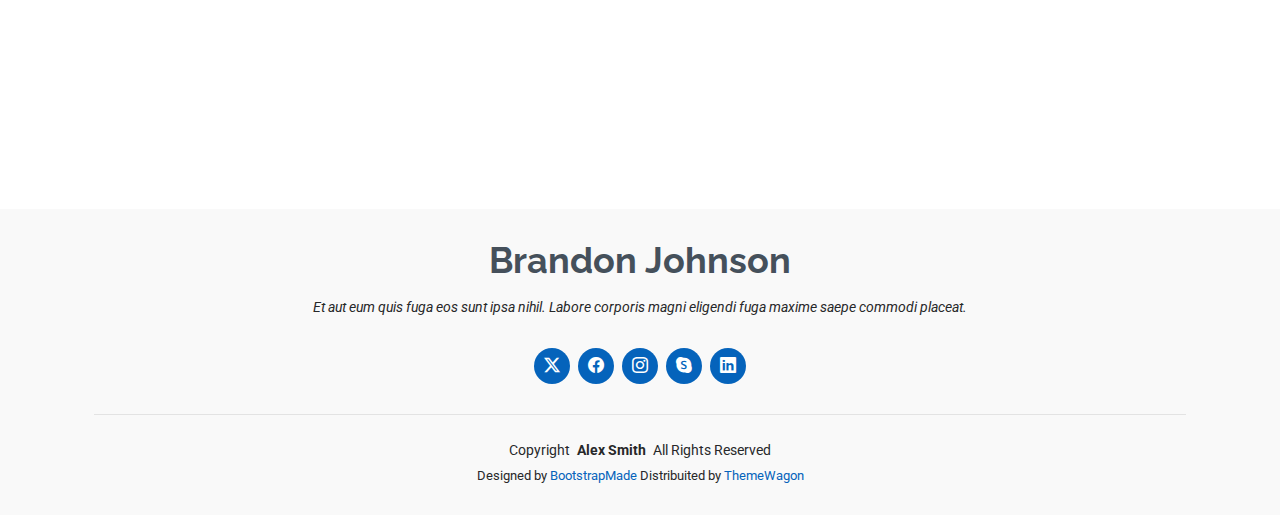
<file: portfolio-details.html>
<!DOCTYPE html>
<html lang="en">

<head>
  <meta charset="utf-8">
  <meta content="width=device-width, initial-scale=1.0" name="viewport">
  <title>Portfolio Details - MyResume Bootstrap Template</title>
  <meta content="" name="description">
  <meta content="" name="keywords">

  <!-- Favicons -->
  <link href="assets/img/favicon.png" rel="icon">
  <link href="assets/img/apple-touch-icon.png" rel="apple-touch-icon">

  <!-- Fonts -->
  <link href="https://fonts.googleapis.com" rel="preconnect">
  <link href="https://fonts.gstatic.com" rel="preconnect" crossorigin>
  <link href="https://fonts.googleapis.com/css2?family=Roboto:ital,wght@0,100;0,300;0,400;0,500;0,700;0,900;1,100;1,300;1,400;1,500;1,700;1,900&family=Poppins:ital,wght@0,100;0,200;0,300;0,400;0,500;0,600;0,700;0,800;0,900;1,100;1,200;1,300;1,400;1,500;1,600;1,700;1,800;1,900&family=Raleway:ital,wght@0,100;0,200;0,300;0,400;0,500;0,600;0,700;0,800;0,900;1,100;1,200;1,300;1,400;1,500;1,600;1,700;1,800;1,900&display=swap" rel="stylesheet">

  <!-- Vendor CSS Files -->
  <link href="assets/vendor/bootstrap/css/bootstrap.min.css" rel="stylesheet">
  <link href="assets/vendor/bootstrap-icons/bootstrap-icons.css" rel="stylesheet">
  <link href="assets/vendor/aos/aos.css" rel="stylesheet">
  <link href="assets/vendor/glightbox/css/glightbox.min.css" rel="stylesheet">
  <link href="assets/vendor/swiper/swiper-bundle.min.css" rel="stylesheet">

  <!-- Main CSS File -->
  <link href="assets/css/main.css" rel="stylesheet">

  <!-- =======================================================
  * Template Name: MyResume
  * Template URL: https://bootstrapmade.com/free-html-bootstrap-template-my-resume/
  * Updated: Jun 29 2024 with Bootstrap v5.3.3
  * Author: BootstrapMade.com
  * License: https://bootstrapmade.com/license/
  ======================================================== -->
</head>

<body class="portfolio-details-page">

  <header id="header" class="header d-flex flex-column justify-content-center">

    <i class="header-toggle d-xl-none bi bi-list"></i>

    <nav id="navmenu" class="navmenu">
      <ul>
        <li><a href="#hero"><i class="bi bi-house navicon"></i><span>Home</span></a></li>
        <li><a href="#about"><i class="bi bi-person navicon"></i><span>About</span></a></li>
        <li><a href="#resume"><i class="bi bi-file-earmark-text navicon"></i><span>Resume</span></a></li>
        <li><a href="#portfolio"><i class="bi bi-images navicon"></i><span>Portfolio</span></a></li>
        <li><a href="#services"><i class="bi bi-hdd-stack navicon"></i><span>Services</span></a></li>
        <li><a href="#contact"><i class="bi bi-envelope navicon"></i><span>Contact</span></a></li>
      </ul>
    </nav>

  </header>

  <main class="main">

    <!-- Page Title -->
    <div class="page-title" data-aos="fade">
      <div class="container">
        <nav class="breadcrumbs">
          <ol>
            <li><a href="index.html">Home</a></li>
            <li class="current">Portfolio Details</li>
          </ol>
        </nav>
        <h1>Portfolio Details</h1>
      </div>
    </div><!-- End Page Title -->

    <!-- Portfolio Details Section -->
    <section id="portfolio-details" class="portfolio-details section">

      <div class="container" data-aos="fade-up">

        <div class="portfolio-details-slider swiper init-swiper">
          <script type="application/json" class="swiper-config">
            {
              "loop": true,
              "speed": 600,
              "autoplay": {
                "delay": 5000
              },
              "slidesPerView": "auto",
              "navigation": {
                "nextEl": ".swiper-button-next",
                "prevEl": ".swiper-button-prev"
              },
              "pagination": {
                "el": ".swiper-pagination",
                "type": "bullets",
                "clickable": true
              }
            }
          </script>
          <div class="swiper-wrapper align-items-center">

            <div class="swiper-slide">
              <img src="assets/img/portfolio/app-1.jpg" alt="">
            </div>

            <div class="swiper-slide">
              <img src="assets/img/portfolio/product-1.jpg" alt="">
            </div>

            <div class="swiper-slide">
              <img src="assets/img/portfolio/branding-1.jpg" alt="">
            </div>

            <div class="swiper-slide">
              <img src="assets/img/portfolio/books-1.jpg" alt="">
            </div>

          </div>
          <div class="swiper-button-prev"></div>
          <div class="swiper-button-next"></div>
          <div class="swiper-pagination"></div>
        </div>

        <div class="row justify-content-between gy-4 mt-4">

          <div class="col-lg-8" data-aos="fade-up">
            <div class="portfolio-description">
              <h2>This is an example of portfolio details</h2>
              <p>
                Autem ipsum nam porro corporis rerum. Quis eos dolorem eos itaque inventore commodi labore quia quia. Exercitationem repudiandae officiis neque suscipit non officia eaque itaque enim. Voluptatem officia accusantium nesciunt est omnis tempora consectetur dignissimos. Sequi nulla at esse enim cum deserunt eius.
              </p>
              <p>
                Amet consequatur qui dolore veniam voluptatem voluptatem sit. Non aspernatur atque natus ut cum nam et. Praesentium error dolores rerum minus sequi quia veritatis eum. Eos et doloribus doloremque nesciunt molestiae laboriosam.
              </p>

              <div class="testimonial-item">
                <p>
                  <i class="bi bi-quote quote-icon-left"></i>
                  <span>Export tempor illum tamen malis malis eram quae irure esse labore quem cillum quid cillum eram malis quorum velit fore eram velit sunt aliqua noster fugiat irure amet legam anim culpa.</span>
                  <i class="bi bi-quote quote-icon-right"></i>
                </p>
                <div>
                  <img src="assets/img/testimonials/testimonials-2.jpg" class="testimonial-img" alt="">
                  <h3>Sara Wilsson</h3>
                  <h4>Designer</h4>
                </div>
              </div>

              <p>
                Impedit ipsum quae et aliquid doloribus et voluptatem quasi. Perspiciatis occaecati earum et magnam animi. Quibusdam non qui ea vitae suscipit vitae sunt. Repudiandae incidunt cumque minus deserunt assumenda tempore. Delectus voluptas necessitatibus est.
              </p>

              <p>
                Sunt voluptatum sapiente facilis quo odio aut ipsum repellat debitis. Molestiae et autem libero. Explicabo et quod necessitatibus similique quis dolor eum. Numquam eaque praesentium rem et qui nesciunt.
              </p>

            </div>
          </div>

          <div class="col-lg-3" data-aos="fade-up" data-aos-delay="100">
            <div class="portfolio-info">
              <h3>Project information</h3>
              <ul>
                <li><strong>Category</strong> Web design</li>
                <li><strong>Client</strong> ASU Company</li>
                <li><strong>Project date</strong> 01 March, 2020</li>
                <li><strong>Project URL</strong> <a href="#">www.example.com</a></li>
                <li><a href="#" class="btn-visit align-self-start">Visit Website</a></li>
              </ul>
            </div>
          </div>

        </div>

      </div>

    </section><!-- /Portfolio Details Section -->

  </main>

  <footer id="footer" class="footer position-relative light-background">
    <div class="container">
      <h3 class="sitename">Brandon Johnson</h3>
      <p>Et aut eum quis fuga eos sunt ipsa nihil. Labore corporis magni eligendi fuga maxime saepe commodi placeat.</p>
      <div class="social-links d-flex justify-content-center">
        <a href=""><i class="bi bi-twitter-x"></i></a>
        <a href=""><i class="bi bi-facebook"></i></a>
        <a href=""><i class="bi bi-instagram"></i></a>
        <a href=""><i class="bi bi-skype"></i></a>
        <a href=""><i class="bi bi-linkedin"></i></a>
      </div>
      <div class="container">
        <div class="copyright">
          <span>Copyright</span> <strong class="px-1 sitename">Alex Smith</strong> <span>All Rights Reserved</span>
        </div>
        <div class="credits">
          <!-- All the links in the footer should remain intact. -->
          <!-- You can delete the links only if you've purchased the pro version. -->
          <!-- Licensing information: https://bootstrapmade.com/license/ -->
          <!-- Purchase the pro version with working PHP/AJAX contact form: [buy-url] -->
          Designed by <a href="https://bootstrapmade.com/">BootstrapMade</a> Distribuited by <a href="https://themewagon.com">ThemeWagon</a>
        </div>
      </div>
    </div>
  </footer>

  <!-- Scroll Top -->
  <a href="#" id="scroll-top" class="scroll-top d-flex align-items-center justify-content-center"><i class="bi bi-arrow-up-short"></i></a>

  <!-- Preloader -->
  <div id="preloader"></div>

  <!-- Vendor JS Files -->
  <script src="assets/vendor/bootstrap/js/bootstrap.bundle.min.js"></script>
  <script src="assets/vendor/php-email-form/validate.js"></script>
  <script src="assets/vendor/aos/aos.js"></script>
  <script src="assets/vendor/typed.js/typed.umd.js"></script>
  <script src="assets/vendor/purecounter/purecounter_vanilla.js"></script>
  <script src="assets/vendor/waypoints/noframework.waypoints.js"></script>
  <script src="assets/vendor/glightbox/js/glightbox.min.js"></script>
  <script src="assets/vendor/imagesloaded/imagesloaded.pkgd.min.js"></script>
  <script src="assets/vendor/isotope-layout/isotope.pkgd.min.js"></script>
  <script src="assets/vendor/swiper/swiper-bundle.min.js"></script>

  <!-- Main JS File -->
  <script src="assets/js/main.js"></script>

</body>

</html>
</file>
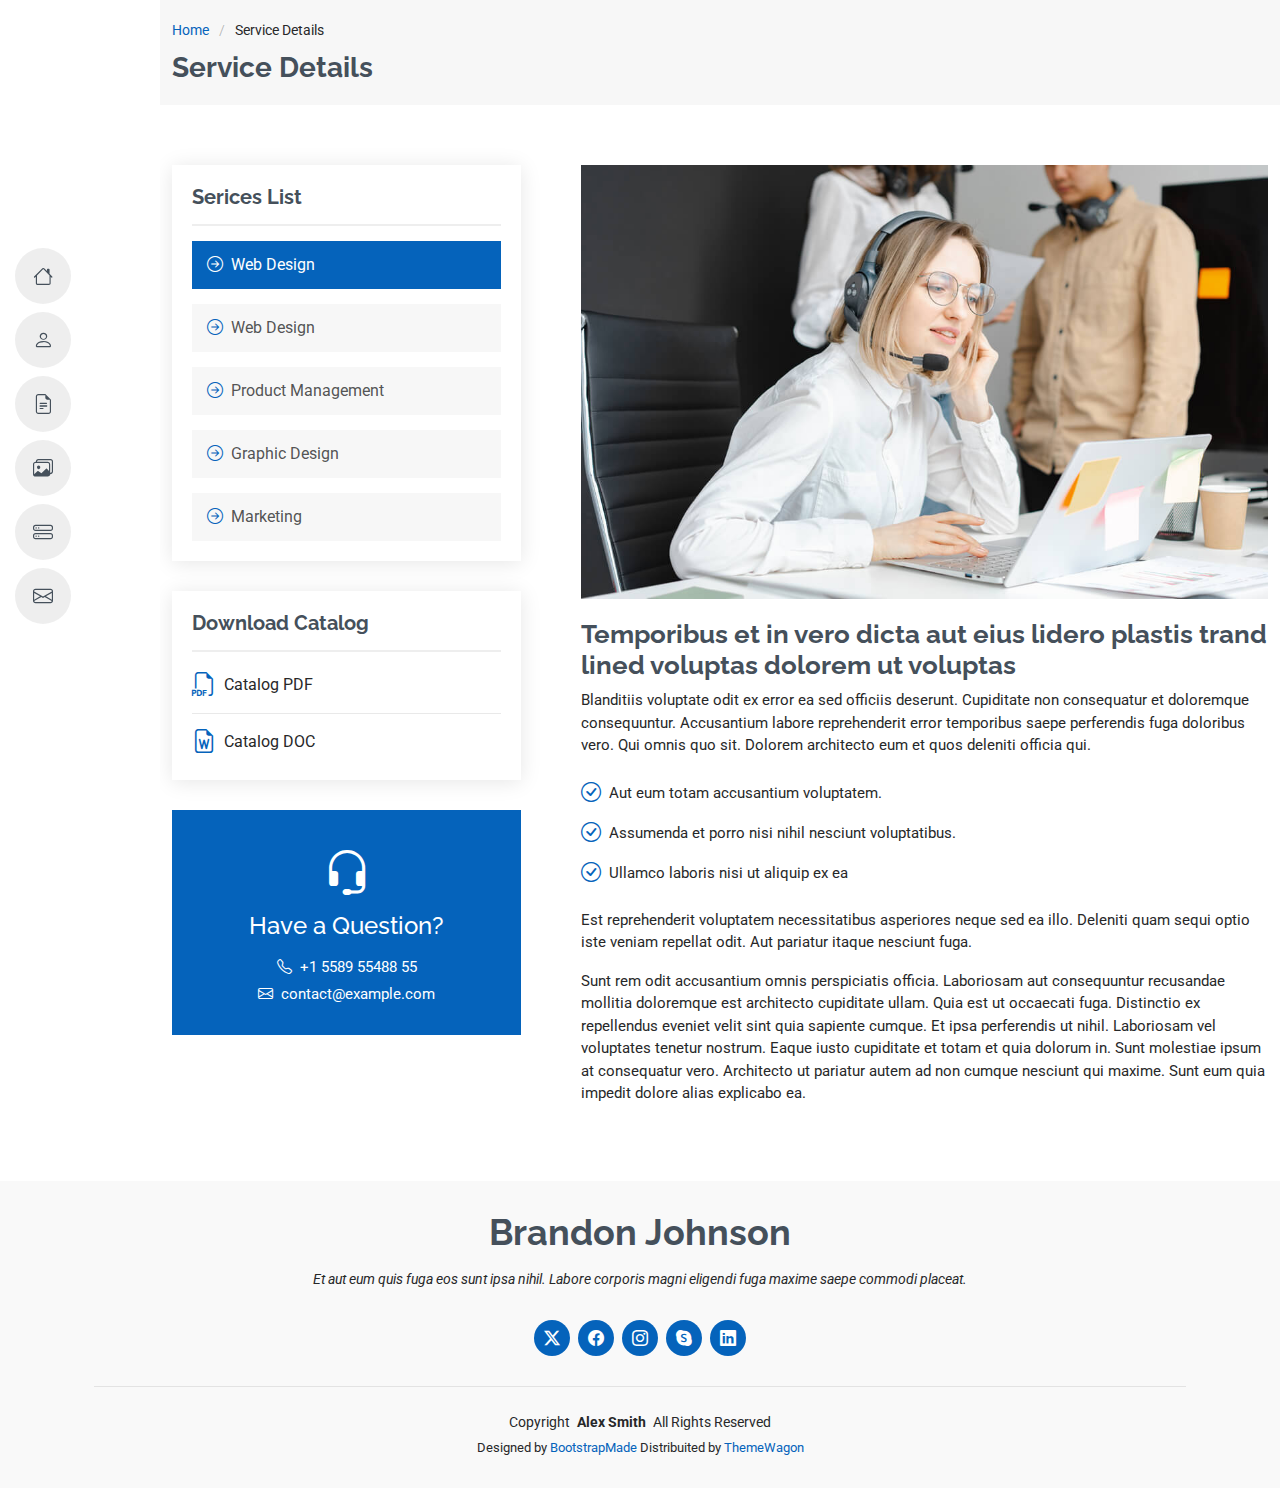
<file: service-details.html>
<!DOCTYPE html>
<html lang="en">

<head>
  <meta charset="utf-8">
  <meta content="width=device-width, initial-scale=1.0" name="viewport">
  <title>Service Details - MyResume Bootstrap Template</title>
  <meta content="" name="description">
  <meta content="" name="keywords">

  <!-- Favicons -->
  <link href="assets/img/favicon.png" rel="icon">
  <link href="assets/img/apple-touch-icon.png" rel="apple-touch-icon">

  <!-- Fonts -->
  <link href="https://fonts.googleapis.com" rel="preconnect">
  <link href="https://fonts.gstatic.com" rel="preconnect" crossorigin>
  <link href="https://fonts.googleapis.com/css2?family=Roboto:ital,wght@0,100;0,300;0,400;0,500;0,700;0,900;1,100;1,300;1,400;1,500;1,700;1,900&family=Poppins:ital,wght@0,100;0,200;0,300;0,400;0,500;0,600;0,700;0,800;0,900;1,100;1,200;1,300;1,400;1,500;1,600;1,700;1,800;1,900&family=Raleway:ital,wght@0,100;0,200;0,300;0,400;0,500;0,600;0,700;0,800;0,900;1,100;1,200;1,300;1,400;1,500;1,600;1,700;1,800;1,900&display=swap" rel="stylesheet">

  <!-- Vendor CSS Files -->
  <link href="assets/vendor/bootstrap/css/bootstrap.min.css" rel="stylesheet">
  <link href="assets/vendor/bootstrap-icons/bootstrap-icons.css" rel="stylesheet">
  <link href="assets/vendor/aos/aos.css" rel="stylesheet">
  <link href="assets/vendor/glightbox/css/glightbox.min.css" rel="stylesheet">
  <link href="assets/vendor/swiper/swiper-bundle.min.css" rel="stylesheet">

  <!-- Main CSS File -->
  <link href="assets/css/main.css" rel="stylesheet">

  <!-- =======================================================
  * Template Name: MyResume
  * Template URL: https://bootstrapmade.com/free-html-bootstrap-template-my-resume/
  * Updated: Jun 29 2024 with Bootstrap v5.3.3
  * Author: BootstrapMade.com
  * License: https://bootstrapmade.com/license/
  ======================================================== -->
</head>

<body class="service-details-page">

  <header id="header" class="header d-flex flex-column justify-content-center">

    <i class="header-toggle d-xl-none bi bi-list"></i>

    <nav id="navmenu" class="navmenu">
      <ul>
        <li><a href="#hero"><i class="bi bi-house navicon"></i><span>Home</span></a></li>
        <li><a href="#about"><i class="bi bi-person navicon"></i><span>About</span></a></li>
        <li><a href="#resume"><i class="bi bi-file-earmark-text navicon"></i><span>Resume</span></a></li>
        <li><a href="#portfolio"><i class="bi bi-images navicon"></i><span>Portfolio</span></a></li>
        <li><a href="#services"><i class="bi bi-hdd-stack navicon"></i><span>Services</span></a></li>
        <li><a href="#contact"><i class="bi bi-envelope navicon"></i><span>Contact</span></a></li>
      </ul>
    </nav>

  </header>

  <main class="main">

    <!-- Page Title -->
    <div class="page-title" data-aos="fade">
      <div class="container">
        <nav class="breadcrumbs">
          <ol>
            <li><a href="index.html">Home</a></li>
            <li class="current">Service Details</li>
          </ol>
        </nav>
        <h1>Service Details</h1>
      </div>
    </div><!-- End Page Title -->

    <!-- Service Details Section -->
    <section id="service-details" class="service-details section">

      <div class="container">

        <div class="row gy-5">

          <div class="col-lg-4" data-aos="fade-up" data-aos-delay="100">

            <div class="service-box">
              <h4>Serices List</h4>
              <div class="services-list">
                <a href="#" class="active"><i class="bi bi-arrow-right-circle"></i><span>Web Design</span></a>
                <a href="#"><i class="bi bi-arrow-right-circle"></i><span>Web Design</span></a>
                <a href="#"><i class="bi bi-arrow-right-circle"></i><span>Product Management</span></a>
                <a href="#"><i class="bi bi-arrow-right-circle"></i><span>Graphic Design</span></a>
                <a href="#"><i class="bi bi-arrow-right-circle"></i><span>Marketing</span></a>
              </div>
            </div><!-- End Services List -->

            <div class="service-box">
              <h4>Download Catalog</h4>
              <div class="download-catalog">
                <a href="#"><i class="bi bi-filetype-pdf"></i><span>Catalog PDF</span></a>
                <a href="#"><i class="bi bi-file-earmark-word"></i><span>Catalog DOC</span></a>
              </div>
            </div><!-- End Services List -->

            <div class="help-box d-flex flex-column justify-content-center align-items-center">
              <i class="bi bi-headset help-icon"></i>
              <h4>Have a Question?</h4>
              <p class="d-flex align-items-center mt-2 mb-0"><i class="bi bi-telephone me-2"></i> <span>+1 5589 55488 55</span></p>
              <p class="d-flex align-items-center mt-1 mb-0"><i class="bi bi-envelope me-2"></i> <a href="mailto:contact@example.com">contact@example.com</a></p>
            </div>

          </div>

          <div class="col-lg-8 ps-lg-5" data-aos="fade-up" data-aos-delay="200">
            <img src="assets/img/services.jpg" alt="" class="img-fluid services-img">
            <h3>Temporibus et in vero dicta aut eius lidero plastis trand lined voluptas dolorem ut voluptas</h3>
            <p>
              Blanditiis voluptate odit ex error ea sed officiis deserunt. Cupiditate non consequatur et doloremque consequuntur. Accusantium labore reprehenderit error temporibus saepe perferendis fuga doloribus vero. Qui omnis quo sit. Dolorem architecto eum et quos deleniti officia qui.
            </p>
            <ul>
              <li><i class="bi bi-check-circle"></i> <span>Aut eum totam accusantium voluptatem.</span></li>
              <li><i class="bi bi-check-circle"></i> <span>Assumenda et porro nisi nihil nesciunt voluptatibus.</span></li>
              <li><i class="bi bi-check-circle"></i> <span>Ullamco laboris nisi ut aliquip ex ea</span></li>
            </ul>
            <p>
              Est reprehenderit voluptatem necessitatibus asperiores neque sed ea illo. Deleniti quam sequi optio iste veniam repellat odit. Aut pariatur itaque nesciunt fuga.
            </p>
            <p>
              Sunt rem odit accusantium omnis perspiciatis officia. Laboriosam aut consequuntur recusandae mollitia doloremque est architecto cupiditate ullam. Quia est ut occaecati fuga. Distinctio ex repellendus eveniet velit sint quia sapiente cumque. Et ipsa perferendis ut nihil. Laboriosam vel voluptates tenetur nostrum. Eaque iusto cupiditate et totam et quia dolorum in. Sunt molestiae ipsum at consequatur vero. Architecto ut pariatur autem ad non cumque nesciunt qui maxime. Sunt eum quia impedit dolore alias explicabo ea.
            </p>
          </div>

        </div>

      </div>

    </section><!-- /Service Details Section -->

  </main>

  <footer id="footer" class="footer position-relative light-background">
    <div class="container">
      <h3 class="sitename">Brandon Johnson</h3>
      <p>Et aut eum quis fuga eos sunt ipsa nihil. Labore corporis magni eligendi fuga maxime saepe commodi placeat.</p>
      <div class="social-links d-flex justify-content-center">
        <a href=""><i class="bi bi-twitter-x"></i></a>
        <a href=""><i class="bi bi-facebook"></i></a>
        <a href=""><i class="bi bi-instagram"></i></a>
        <a href=""><i class="bi bi-skype"></i></a>
        <a href=""><i class="bi bi-linkedin"></i></a>
      </div>
      <div class="container">
        <div class="copyright">
          <span>Copyright</span> <strong class="px-1 sitename">Alex Smith</strong> <span>All Rights Reserved</span>
        </div>
        <div class="credits">
          <!-- All the links in the footer should remain intact. -->
          <!-- You can delete the links only if you've purchased the pro version. -->
          <!-- Licensing information: https://bootstrapmade.com/license/ -->
          <!-- Purchase the pro version with working PHP/AJAX contact form: [buy-url] -->
          Designed by <a href="https://bootstrapmade.com/">BootstrapMade</a> Distribuited by <a href="https://themewagon.com">ThemeWagon</a>
        </div>
      </div>
    </div>
  </footer>

  <!-- Scroll Top -->
  <a href="#" id="scroll-top" class="scroll-top d-flex align-items-center justify-content-center"><i class="bi bi-arrow-up-short"></i></a>

  <!-- Preloader -->
  <div id="preloader"></div>

  <!-- Vendor JS Files -->
  <script src="assets/vendor/bootstrap/js/bootstrap.bundle.min.js"></script>
  <script src="assets/vendor/php-email-form/validate.js"></script>
  <script src="assets/vendor/aos/aos.js"></script>
  <script src="assets/vendor/typed.js/typed.umd.js"></script>
  <script src="assets/vendor/purecounter/purecounter_vanilla.js"></script>
  <script src="assets/vendor/waypoints/noframework.waypoints.js"></script>
  <script src="assets/vendor/glightbox/js/glightbox.min.js"></script>
  <script src="assets/vendor/imagesloaded/imagesloaded.pkgd.min.js"></script>
  <script src="assets/vendor/isotope-layout/isotope.pkgd.min.js"></script>
  <script src="assets/vendor/swiper/swiper-bundle.min.js"></script>

  <!-- Main JS File -->
  <script src="assets/js/main.js"></script>

</body>

</html>
</file>
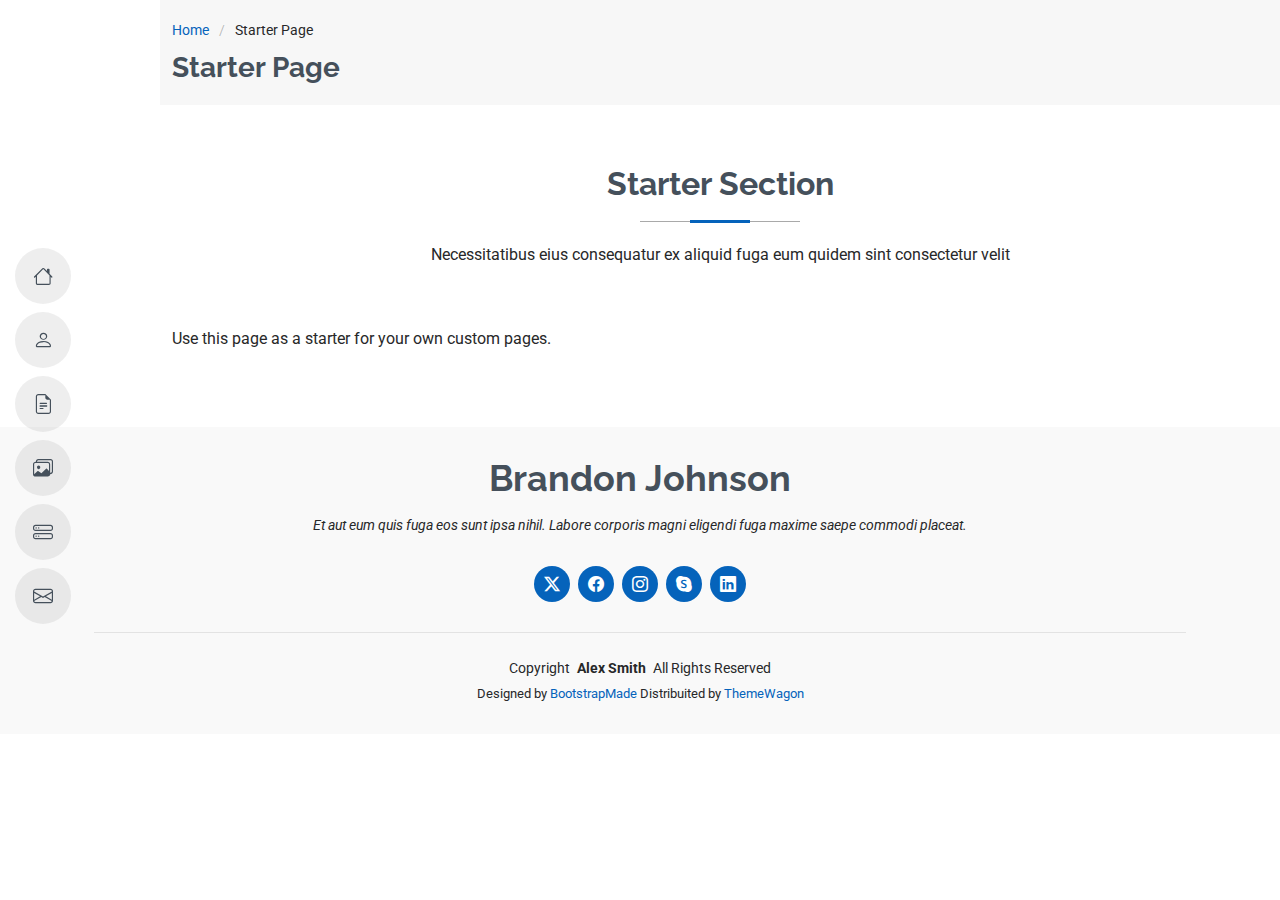
<file: starter-page.html>
<!DOCTYPE html>
<html lang="en">

<head>
  <meta charset="utf-8">
  <meta content="width=device-width, initial-scale=1.0" name="viewport">
  <title>Starter Page - MyResume Bootstrap Template</title>
  <meta content="" name="description">
  <meta content="" name="keywords">

  <!-- Favicons -->
  <link href="assets/img/favicon.png" rel="icon">
  <link href="assets/img/apple-touch-icon.png" rel="apple-touch-icon">

  <!-- Fonts -->
  <link href="https://fonts.googleapis.com" rel="preconnect">
  <link href="https://fonts.gstatic.com" rel="preconnect" crossorigin>
  <link href="https://fonts.googleapis.com/css2?family=Roboto:ital,wght@0,100;0,300;0,400;0,500;0,700;0,900;1,100;1,300;1,400;1,500;1,700;1,900&family=Poppins:ital,wght@0,100;0,200;0,300;0,400;0,500;0,600;0,700;0,800;0,900;1,100;1,200;1,300;1,400;1,500;1,600;1,700;1,800;1,900&family=Raleway:ital,wght@0,100;0,200;0,300;0,400;0,500;0,600;0,700;0,800;0,900;1,100;1,200;1,300;1,400;1,500;1,600;1,700;1,800;1,900&display=swap" rel="stylesheet">

  <!-- Vendor CSS Files -->
  <link href="assets/vendor/bootstrap/css/bootstrap.min.css" rel="stylesheet">
  <link href="assets/vendor/bootstrap-icons/bootstrap-icons.css" rel="stylesheet">
  <link href="assets/vendor/aos/aos.css" rel="stylesheet">
  <link href="assets/vendor/glightbox/css/glightbox.min.css" rel="stylesheet">
  <link href="assets/vendor/swiper/swiper-bundle.min.css" rel="stylesheet">

  <!-- Main CSS File -->
  <link href="assets/css/main.css" rel="stylesheet">

  <!-- =======================================================
  * Template Name: MyResume
  * Template URL: https://bootstrapmade.com/free-html-bootstrap-template-my-resume/
  * Updated: Jun 29 2024 with Bootstrap v5.3.3
  * Author: BootstrapMade.com
  * License: https://bootstrapmade.com/license/
  ======================================================== -->
</head>

<body class="starter-page-page">

  <header id="header" class="header d-flex flex-column justify-content-center">

    <i class="header-toggle d-xl-none bi bi-list"></i>

    <nav id="navmenu" class="navmenu">
      <ul>
        <li><a href="#hero"><i class="bi bi-house navicon"></i><span>Home</span></a></li>
        <li><a href="#about"><i class="bi bi-person navicon"></i><span>About</span></a></li>
        <li><a href="#resume"><i class="bi bi-file-earmark-text navicon"></i><span>Resume</span></a></li>
        <li><a href="#portfolio"><i class="bi bi-images navicon"></i><span>Portfolio</span></a></li>
        <li><a href="#services"><i class="bi bi-hdd-stack navicon"></i><span>Services</span></a></li>
        <li><a href="#contact"><i class="bi bi-envelope navicon"></i><span>Contact</span></a></li>
      </ul>
    </nav>

  </header>

  <main class="main">

    <!-- Page Title -->
    <div class="page-title" data-aos="fade">
      <div class="container">
        <nav class="breadcrumbs">
          <ol>
            <li><a href="index.html">Home</a></li>
            <li class="current">Starter Page</li>
          </ol>
        </nav>
        <h1>Starter Page</h1>
      </div>
    </div><!-- End Page Title -->

    <!-- Starter Section Section -->
    <section id="starter-section" class="starter-section section">

      <!-- Section Title -->
      <div class="container section-title" data-aos="fade-up">
        <h2>Starter Section</h2>
        <p>Necessitatibus eius consequatur ex aliquid fuga eum quidem sint consectetur velit</p>
      </div><!-- End Section Title -->

      <div class="container" data-aos="fade-up">
        <p>Use this page as a starter for your own custom pages.</p>
      </div>

    </section><!-- /Starter Section Section -->

  </main>

  <footer id="footer" class="footer position-relative light-background">
    <div class="container">
      <h3 class="sitename">Brandon Johnson</h3>
      <p>Et aut eum quis fuga eos sunt ipsa nihil. Labore corporis magni eligendi fuga maxime saepe commodi placeat.</p>
      <div class="social-links d-flex justify-content-center">
        <a href=""><i class="bi bi-twitter-x"></i></a>
        <a href=""><i class="bi bi-facebook"></i></a>
        <a href=""><i class="bi bi-instagram"></i></a>
        <a href=""><i class="bi bi-skype"></i></a>
        <a href=""><i class="bi bi-linkedin"></i></a>
      </div>
      <div class="container">
        <div class="copyright">
          <span>Copyright</span> <strong class="px-1 sitename">Alex Smith</strong> <span>All Rights Reserved</span>
        </div>
        <div class="credits">
          <!-- All the links in the footer should remain intact. -->
          <!-- You can delete the links only if you've purchased the pro version. -->
          <!-- Licensing information: https://bootstrapmade.com/license/ -->
          <!-- Purchase the pro version with working PHP/AJAX contact form: [buy-url] -->
          Designed by <a href="https://bootstrapmade.com/">BootstrapMade</a> Distribuited by <a href="https://themewagon.com">ThemeWagon</a>
        </div>
      </div>
    </div>
  </footer>

  <!-- Scroll Top -->
  <a href="#" id="scroll-top" class="scroll-top d-flex align-items-center justify-content-center"><i class="bi bi-arrow-up-short"></i></a>

  <!-- Preloader -->
  <div id="preloader"></div>

  <!-- Vendor JS Files -->
  <script src="assets/vendor/bootstrap/js/bootstrap.bundle.min.js"></script>
  <script src="assets/vendor/php-email-form/validate.js"></script>
  <script src="assets/vendor/aos/aos.js"></script>
  <script src="assets/vendor/typed.js/typed.umd.js"></script>
  <script src="assets/vendor/purecounter/purecounter_vanilla.js"></script>
  <script src="assets/vendor/waypoints/noframework.waypoints.js"></script>
  <script src="assets/vendor/glightbox/js/glightbox.min.js"></script>
  <script src="assets/vendor/imagesloaded/imagesloaded.pkgd.min.js"></script>
  <script src="assets/vendor/isotope-layout/isotope.pkgd.min.js"></script>
  <script src="assets/vendor/swiper/swiper-bundle.min.js"></script>

  <!-- Main JS File -->
  <script src="assets/js/main.js"></script>

</body>

</html>
</file>
<file: assets/css/main.css>
/**
* Template Name: MyResume
* Template URL: https://bootstrapmade.com/free-html-bootstrap-template-my-resume/
* Updated: Jun 29 2024 with Bootstrap v5.3.3
* Author: BootstrapMade.com
* License: https://bootstrapmade.com/license/
*/

/*--------------------------------------------------------------
# Font & Color Variables
# Help: https://bootstrapmade.com/color-system/
--------------------------------------------------------------*/
/* Fonts */
:root {
  --default-font: "Roboto",  system-ui, -apple-system, "Segoe UI", Roboto, "Helvetica Neue", Arial, "Noto Sans", "Liberation Sans", sans-serif, "Apple Color Emoji", "Segoe UI Emoji", "Segoe UI Symbol", "Noto Color Emoji";
  --heading-font: "Raleway",  sans-serif;
  --nav-font: "Poppins",  sans-serif;
}

/* Global Colors - The following color variables are used throughout the website. Updating them here will change the color scheme of the entire website */
:root { 
  --background-color: #ffffff; /* Background color for the entire website, including individual sections */
  --default-color: #272829; /* Default color used for the majority of the text content across the entire website */
  --heading-color: #45505b; /* Color for headings, subheadings and title throughout the website */
  --accent-color: #0563bb; /* Accent color that represents your brand on the website. It's used for buttons, links, and other elements that need to stand out */
  --surface-color: #ffffff; /* The surface color is used as a background of boxed elements within sections, such as cards, icon boxes, or other elements that require a visual separation from the global background. */
  --contrast-color: #ffffff; /* Contrast color for text, ensuring readability against backgrounds of accent, heading, or default colors. */
}

/* Nav Menu Colors - The following color variables are used specifically for the navigation menu. They are separate from the global colors to allow for more customization options */
:root {
  --nav-color: #45505b;  /* The default color of the main navmenu links */
  --nav-hover-color: #0563bb; /* Applied to main navmenu links when they are hovered over or active */
  --nav-mobile-background-color: #ffffff; /* Used as the background color for mobile navigation menu */
  --nav-dropdown-background-color: #ffffff; /* Used as the background color for dropdown items that appear when hovering over primary navigation items */
  --nav-dropdown-color: #212529; /* Used for navigation links of the dropdown items in the navigation menu. */
  --nav-dropdown-hover-color: #0563bb; /* Similar to --nav-hover-color, this color is applied to dropdown navigation links when they are hovered over. */
}

/* Color Presets - These classes override global colors when applied to any section or element, providing reuse of the sam color scheme. */

.light-background {
  --background-color: #f9f9f9;
  --surface-color: #ffffff;
}

.dark-background {
  --background-color: #060606;
  --default-color: #ffffff;
  --heading-color: #ffffff;
  --surface-color: #252525;
  --contrast-color: #ffffff;
}

/* Smooth scroll */
:root {
  scroll-behavior: smooth;
}

/*--------------------------------------------------------------
# General Styling & Shared Classes
--------------------------------------------------------------*/
body {
  color: var(--default-color);
  background-color: var(--background-color);
  font-family: var(--default-font);
}

a {
  color: var(--accent-color);
  text-decoration: none;
  transition: 0.3s;
}

a:hover {
  color: color-mix(in srgb, var(--accent-color), transparent 25%);
  text-decoration: none;
}

h1,
h2,
h3,
h4,
h5,
h6 {
  color: var(--heading-color);
  font-family: var(--heading-font);
}

/* PHP Email Form Messages
------------------------------*/
.php-email-form .error-message {
  display: none;
  background: #df1529;
  color: #ffffff;
  text-align: left;
  padding: 15px;
  margin-bottom: 24px;
  font-weight: 600;
}

.php-email-form .sent-message {
  display: none;
  color: #ffffff;
  background: #059652;
  text-align: center;
  padding: 15px;
  margin-bottom: 24px;
  font-weight: 600;
}

.php-email-form .loading {
  display: none;
  background: var(--surface-color);
  text-align: center;
  padding: 15px;
  margin-bottom: 24px;
}

.php-email-form .loading:before {
  content: "";
  display: inline-block;
  border-radius: 50%;
  width: 24px;
  height: 24px;
  margin: 0 10px -6px 0;
  border: 3px solid var(--accent-color);
  border-top-color: var(--surface-color);
  animation: php-email-form-loading 1s linear infinite;
}

@keyframes php-email-form-loading {
  0% {
    transform: rotate(0deg);
  }

  100% {
    transform: rotate(360deg);
  }
}

/*--------------------------------------------------------------
# Global Header
--------------------------------------------------------------*/
.header {
  color: var(--default-color);
  position: fixed;
  top: 0;
  left: 0;
  bottom: 0;
  padding: 0 15px;
  transition: all ease-in-out 0.3s;
  overflow-y: auto;
  z-index: 997;
  min-width: 200px;
}

@media (max-width: 1199px) {
  .header {
    background-color: var(--background-color);
    border-right: 1px solid color-mix(in srgb, var(--default-color), transparent 90%);
    width: 300px;
    left: -100%;
  }
}

@media (min-width: 1200px) and (max-width: 1600px) {
  .header~main {
    margin-left: 160px;
  }

  .header~main .hero {
    margin-left: -160px;
    width: 100vw;
  }
}

.header.header-show {
  left: 0;
}

.header .header-toggle {
  color: var(--contrast-color);
  background-color: var(--accent-color);
  font-size: 22px;
  display: flex;
  align-items: center;
  justify-content: center;
  width: 40px;
  height: 40px;
  border-radius: 50%;
  cursor: pointer;
  position: fixed;
  top: 15px;
  right: 15px;
  z-index: 9999;
  transition: background-color 0.3s;
}

.header .header-toggle:hover {
  color: var(--contrast-color);
  background-color: color-mix(in srgb, var(--accent-color) 90%, white 15%);
}

/*--------------------------------------------------------------
# Navigation Menu
--------------------------------------------------------------*/
.navmenu {
  padding: 0;
  z-index: 9997;
}

.navmenu ul {
  list-style: none;
  padding: 0 0 20px 0;
  margin: 0;
  width: 140px;
}

.navmenu a,
.navmenu a:focus {
  color: var(--nav-color);
  font-family: var(--nav-font);
  display: flex;
  align-items: center;
  padding: 10px 18px;
  margin-bottom: 8px;
  font-size: 15px;
  border-radius: 50px;
  background: color-mix(in srgb, var(--default-color), transparent 92%);
  height: 56px;
  width: 100%;
  overflow: hidden;
  transition: 0.3s;
}

.navmenu a i,
.navmenu a:focus i {
  font-size: 20px;
}

.navmenu a span,
.navmenu a:focus span {
  padding: 0 5px 0 7px;
}

@media (min-width: 992px) {

  .navmenu a,
  .navmenu a:focus {
    max-width: 56px;
  }

  .navmenu a span,
  .navmenu a:focus span {
    display: none;
  }
}

.navmenu a:hover,
.navmenu .active,
.navmenu .active:focus,
.navmenu li:hover>a {
  color: var(--contrast-color);
  background: var(--nav-hover-color);
}

.navmenu a:hover,
.navmenu li:hover>a {
  max-width: 100%;
  color: var(--contrast-color);
}

.navmenu a:hover span,
.navmenu li:hover>a span {
  display: block;
}

/*--------------------------------------------------------------
# Global Footer
--------------------------------------------------------------*/
.footer {
  color: var(--default-color);
  background-color: var(--background-color);
  font-size: 14px;
  text-align: center;
  padding: 30px 0;
  position: relative;
}

.footer h3 {
  font-size: 36px;
  font-weight: 700;
  position: relative;
  padding: 0;
  margin: 0 0 15px 0;
}

.footer p {
  font-size: 15;
  font-style: italic;
  padding: 0;
  margin: 0 0 30px 0;
}

.footer .social-links {
  margin: 0 0 30px 0;
}

.footer .social-links a {
  font-size: 16px;
  display: flex;
  align-items: center;
  justify-content: center;
  background: var(--accent-color);
  color: var(--contrast-color);
  line-height: 1;
  margin: 0 4px;
  border-radius: 50%;
  text-align: center;
  width: 36px;
  height: 36px;
  transition: 0.3s;
}

.footer .social-links a:hover {
  background: color-mix(in srgb, var(--accent-color), transparent 20%);
  text-decoration: none;
}

.footer .copyright {
  padding-top: 25px;
  border-top: 1px solid color-mix(in srgb, var(--default-color), transparent 90%);
}

.footer .credits {
  font-size: 13px;
  padding-top: 5px;
}

/*--------------------------------------------------------------
# Preloader
--------------------------------------------------------------*/
#preloader {
  position: fixed;
  inset: 0;
  z-index: 999999;
  overflow: hidden;
  background: var(--background-color);
  transition: all 0.6s ease-out;
}

#preloader:before {
  content: "";
  position: fixed;
  top: calc(50% - 30px);
  left: calc(50% - 30px);
  border: 6px solid #ffffff;
  border-color: var(--accent-color) transparent var(--accent-color) transparent;
  border-radius: 50%;
  width: 60px;
  height: 60px;
  animation: animate-preloader 1.5s linear infinite;
}

@keyframes animate-preloader {
  0% {
    transform: rotate(0deg);
  }

  100% {
    transform: rotate(360deg);
  }
}

/*--------------------------------------------------------------
# Scroll Top Button
--------------------------------------------------------------*/
.scroll-top {
  position: fixed;
  visibility: hidden;
  opacity: 0;
  right: 15px;
  bottom: -15px;
  z-index: 99999;
  background-color: var(--accent-color);
  width: 44px;
  height: 44px;
  border-radius: 50px;
  transition: all 0.4s;
}

.scroll-top i {
  font-size: 24px;
  color: var(--contrast-color);
  line-height: 0;
}

.scroll-top:hover {
  background-color: color-mix(in srgb, var(--accent-color), transparent 20%);
  color: var(--contrast-color);
}

.scroll-top.active {
  visibility: visible;
  opacity: 1;
  bottom: 15px;
}

/*--------------------------------------------------------------
# Disable aos animation delay on mobile devices
--------------------------------------------------------------*/
@media screen and (max-width: 768px) {
  [data-aos-delay] {
    transition-delay: 0 !important;
  }
}

/*--------------------------------------------------------------
# Global Page Titles & Breadcrumbs
--------------------------------------------------------------*/
.page-title {
  --background-color: color-mix(in srgb, var(--default-color), transparent 96%);
  color: var(--default-color);
  background-color: var(--background-color);
  padding: 20px 0;
  position: relative;
}

.page-title h1 {
  font-size: 28px;
  font-weight: 700;
  margin: 0;
}

.page-title .breadcrumbs ol {
  display: flex;
  flex-wrap: wrap;
  list-style: none;
  padding: 0 0 10px 0;
  margin: 0;
  font-size: 14px;
  font-weight: 400;
}

.page-title .breadcrumbs ol li+li {
  padding-left: 10px;
}

.page-title .breadcrumbs ol li+li::before {
  content: "/";
  display: inline-block;
  padding-right: 10px;
  color: color-mix(in srgb, var(--default-color), transparent 70%);
}

/*--------------------------------------------------------------
# Global Sections
--------------------------------------------------------------*/
section,
.section {
  color: var(--default-color);
  background-color: var(--background-color);
  padding: 60px 0;
  overflow: clip;
}

/*--------------------------------------------------------------
# Global Section Titles
--------------------------------------------------------------*/
.section-title {
  text-align: center;
  padding-bottom: 60px;
  position: relative;
}

.section-title h2 {
  font-size: 32px;
  font-weight: 700;
  margin-bottom: 20px;
  padding-bottom: 20px;
  position: relative;
}

.section-title h2:before {
  content: "";
  position: absolute;
  display: block;
  width: 160px;
  height: 1px;
  background: color-mix(in srgb, var(--default-color), transparent 60%);
  left: 0;
  right: 0;
  bottom: 1px;
  margin: auto;
}

.section-title h2::after {
  content: "";
  position: absolute;
  display: block;
  width: 60px;
  height: 3px;
  background: var(--accent-color);
  left: 0;
  right: 0;
  bottom: 0;
  margin: auto;
}

.section-title p {
  margin-bottom: 0;
}

/*--------------------------------------------------------------
# Hero Section
--------------------------------------------------------------*/
.hero {
  width: 100%;
  min-height: 100vh;
  position: relative;
  padding: 80px 0;
  display: flex;
  align-items: center;
  justify-content: center;
}

.hero img {
  position: absolute;
  inset: 0;
  display: block;
  width: 100%;
  height: 100%;
  object-fit: cover;
  z-index: 1;
}

.hero:before {
  content: "";
  background: color-mix(in srgb, var(--background-color), transparent 30%);
  position: absolute;
  inset: 0;
  z-index: 2;
}

.hero .container {
  position: relative;
  z-index: 3;
}

.hero h2 {
  margin: 0;
  font-size: 64px;
  font-weight: 700;
}

.hero p {
  margin: 5px 0 0 0;
  font-size: 26px;
}

.hero p span {
  letter-spacing: 1px;
  border-bottom: 2px solid var(--accent-color);
}

.hero .social-links {
  margin-top: 25px;
}

.hero .social-links a {
  font-size: 20px;
  display: inline-block;
  color: color-mix(in srgb, var(--default-color), transparent 30%);
  line-height: 1;
  margin-right: 20px;
  transition: 0.3s;
}

.hero .social-links a:hover {
  color: var(--accent-color);
}

@media (max-width: 768px) {
  .hero h2 {
    font-size: 32px;
  }

  .hero p {
    font-size: 20px;
  }
}

/*--------------------------------------------------------------
# About Section
--------------------------------------------------------------*/
.about .content h2 {
  font-weight: 700;
  font-size: 24px;
}

.about .content ul {
  list-style: none;
  padding: 0;
}

.about .content ul li {
  margin-bottom: 20px;
  display: flex;
  align-items: center;
}

.about .content ul strong {
  margin-right: 10px;
}

.about .content ul i {
  font-size: 16px;
  margin-right: 5px;
  color: var(--accent-color);
  line-height: 0;
}

/*--------------------------------------------------------------
# Stats Section
--------------------------------------------------------------*/
.stats i {
  background-color: var(--accent-color);
  color: var(--contrast-color);
  width: 54px;
  height: 54px;
  font-size: 24px;
  border-radius: 50px;
  display: inline-flex;
  align-items: center;
  justify-content: center;
  position: relative;
  z-index: 1;
}

.stats .stats-item {
  margin-top: 10px;
  width: 100%;
  position: relative;
  text-align: center;
  z-index: 0;
}

.stats .stats-item span {
  font-size: 36px;
  display: block;
  font-weight: 700;
  color: color-mix(in srgb, var(--default-color), transparent 20%);
}

.stats .stats-item p {
  padding: 0;
  margin: 0;
  color: color-mix(in srgb, var(--default-color), transparent 50%);
  font-size: 16px;
}

/*--------------------------------------------------------------
# Skills Section
--------------------------------------------------------------*/
.skills .progress {
  height: 60px;
  display: block;
  background: none;
  border-radius: 0;
}

.skills .progress .skill {
  color: var(--heading-color);
  padding: 0;
  margin: 0 0 6px 0;
  text-transform: uppercase;
  display: block;
  font-weight: 600;
  font-family: var(--heading-font);
}

.skills .progress .skill .val {
  float: right;
  font-style: normal;
}

.skills .progress-bar-wrap {
  background: color-mix(in srgb, var(--default-color), transparent 90%);
  height: 10px;
}

.skills .progress-bar {
  width: 1px;
  height: 10px;
  transition: 0.9s;
  background-color: var(--accent-color);
}

/*--------------------------------------------------------------
# Resume Section
--------------------------------------------------------------*/
.resume .resume-title {
  color: var(--heading-color);
  font-size: 26px;
  font-weight: 700;
  margin-top: 20px;
  margin-bottom: 20px;
}

.resume .resume-item {
  padding: 0 0 20px 20px;
  margin-top: -2px;
  border-left: 2px solid var(--accent-color);
  position: relative;
}

.resume .resume-item h4 {
  line-height: 18px;
  font-size: 18px;
  font-weight: 600;
  text-transform: uppercase;
  color: color-mix(in srgb, var(--default-color), transparent 20%);
  margin-bottom: 10px;
}

.resume .resume-item h5 {
  font-size: 16px;
  padding: 5px 15px;
  display: inline-block;
  font-weight: 600;
  margin-bottom: 10px;
}

.resume .resume-item ul {
  padding-left: 20px;
}

.resume .resume-item ul li {
  padding-bottom: 10px;
}

.resume .resume-item:last-child {
  padding-bottom: 0;
}

.resume .resume-item::before {
  content: "";
  position: absolute;
  width: 16px;
  height: 16px;
  border-radius: 50px;
  left: -9px;
  top: 0;
  background: var(--background-color);
  border: 2px solid var(--accent-color);
}

/*--------------------------------------------------------------
# Portfolio Section
--------------------------------------------------------------*/
.portfolio .portfolio-filters {
  padding: 0;
  margin: 0 auto 20px auto;
  list-style: none;
  text-align: center;
}

.portfolio .portfolio-filters li {
  cursor: pointer;
  display: inline-block;
  padding: 8px 20px 10px 20px;
  margin: 0;
  font-size: 15px;
  font-weight: 500;
  line-height: 1;
  margin-bottom: 5px;
  border-radius: 50px;
  transition: all 0.3s ease-in-out;
  font-family: var(--heading-font);
}

.portfolio .portfolio-filters li:hover,
.portfolio .portfolio-filters li.filter-active {
  color: var(--contrast-color);
  background-color: var(--accent-color);
}

.portfolio .portfolio-filters li:first-child {
  margin-left: 0;
}

.portfolio .portfolio-filters li:last-child {
  margin-right: 0;
}

@media (max-width: 575px) {
  .portfolio .portfolio-filters li {
    font-size: 14px;
    margin: 0 0 10px 0;
  }
}

.portfolio .portfolio-item {
  position: relative;
  overflow: hidden;
}

.portfolio .portfolio-item .portfolio-info {
  opacity: 0;
  position: absolute;
  left: 12px;
  right: 12px;
  bottom: -100%;
  z-index: 3;
  transition: all ease-in-out 0.5s;
  background: color-mix(in srgb, var(--background-color), transparent 10%);
  padding: 15px;
}

.portfolio .portfolio-item .portfolio-info h4 {
  font-size: 18px;
  font-weight: 600;
  padding-right: 50px;
}

.portfolio .portfolio-item .portfolio-info p {
  color: color-mix(in srgb, var(--default-color), transparent 30%);
  font-size: 14px;
  margin-bottom: 0;
  padding-right: 50px;
}

.portfolio .portfolio-item .portfolio-info .preview-link,
.portfolio .portfolio-item .portfolio-info .details-link {
  position: absolute;
  right: 50px;
  font-size: 24px;
  top: calc(50% - 14px);
  color: color-mix(in srgb, var(--default-color), transparent 30%);
  transition: 0.3s;
  line-height: 0;
}

.portfolio .portfolio-item .portfolio-info .preview-link:hover,
.portfolio .portfolio-item .portfolio-info .details-link:hover {
  color: var(--accent-color);
}

.portfolio .portfolio-item .portfolio-info .details-link {
  right: 14px;
  font-size: 28px;
}

.portfolio .portfolio-item:hover .portfolio-info {
  opacity: 1;
  bottom: 0;
}

/*--------------------------------------------------------------
# Services Section
--------------------------------------------------------------*/
.services .service-item {
  background-color: var(--surface-color);
  box-shadow: 0px 5px 90px 0px rgba(0, 0, 0, 0.1);
  height: 100%;
  padding: 60px 30px;
  text-align: center;
  transition: 0.3s;
  border-radius: 5px;
}

.services .service-item .icon {
  margin: 0 auto;
  width: 100px;
  height: 100px;
  display: flex;
  align-items: center;
  justify-content: center;
  transition: ease-in-out 0.3s;
  position: relative;
}

.services .service-item .icon i {
  font-size: 36px;
  transition: 0.5s;
  position: relative;
}

.services .service-item .icon svg {
  position: absolute;
  top: 0;
  left: 0;
}

.services .service-item .icon svg path {
  transition: 0.5s;
  fill: color-mix(in srgb, var(--default-color), transparent 95%);
}

.services .service-item h3 {
  font-weight: 700;
  margin: 10px 0 15px 0;
  font-size: 22px;
}

.services .service-item p {
  line-height: 24px;
  font-size: 14px;
  margin-bottom: 0;
}

.services .service-item:hover {
  box-shadow: 0px 5px 35px 0px rgba(0, 0, 0, 0.1);
}

.services .service-item.item-cyan i {
  color: #0dcaf0;
}

.services .service-item.item-cyan:hover .icon i {
  color: #fff;
}

.services .service-item.item-cyan:hover .icon path {
  fill: #0dcaf0;
}

.services .service-item.item-orange i {
  color: #fd7e14;
}

.services .service-item.item-orange:hover .icon i {
  color: #fff;
}

.services .service-item.item-orange:hover .icon path {
  fill: #fd7e14;
}

.services .service-item.item-teal i {
  color: #20c997;
}

.services .service-item.item-teal:hover .icon i {
  color: #fff;
}

.services .service-item.item-teal:hover .icon path {
  fill: #20c997;
}

.services .service-item.item-red i {
  color: #df1529;
}

.services .service-item.item-red:hover .icon i {
  color: #fff;
}

.services .service-item.item-red:hover .icon path {
  fill: #df1529;
}

.services .service-item.item-indigo i {
  color: #6610f2;
}

.services .service-item.item-indigo:hover .icon i {
  color: #fff;
}

.services .service-item.item-indigo:hover .icon path {
  fill: #6610f2;
}

.services .service-item.item-pink i {
  color: #f3268c;
}

.services .service-item.item-pink:hover .icon i {
  color: #fff;
}

.services .service-item.item-pink:hover .icon path {
  fill: #f3268c;
}

/*--------------------------------------------------------------
# Testimonials Section
--------------------------------------------------------------*/
.testimonials .testimonials-carousel,
.testimonials .testimonials-slider {
  overflow: hidden;
}

.testimonials .testimonial-item .testimonial-content {
  border-left: 3px solid var(--accent-color);
  padding-left: 30px;
}

.testimonials .testimonial-item .testimonial-img {
  border-radius: 50%;
  border: 4px solid var(--background-color);
  margin: 0 auto;
}

.testimonials .testimonial-item h3 {
  font-size: 20px;
  font-weight: bold;
  margin: 10px 0 5px 0;
}

.testimonials .testimonial-item h4 {
  font-size: 14px;
  color: color-mix(in srgb, var(--default-color), transparent 40%);
  margin: 0 0 10px 0;
}

.testimonials .testimonial-item .stars i {
  color: #ffc107;
  margin: 0 1px;
}

.testimonials .testimonial-item .quote-icon-left,
.testimonials .testimonial-item .quote-icon-right {
  color: color-mix(in srgb, var(--accent-color), transparent 50%);
  font-size: 26px;
  line-height: 0;
}

.testimonials .testimonial-item .quote-icon-left {
  display: inline-block;
  left: -5px;
  position: relative;
}

.testimonials .testimonial-item .quote-icon-right {
  display: inline-block;
  right: -5px;
  position: relative;
  top: 10px;
  transform: scale(-1, -1);
}

.testimonials .testimonial-item p {
  font-style: italic;
}

.testimonials .swiper-wrapper {
  height: auto;
}

.testimonials .swiper-pagination {
  margin-top: 30px;
  position: relative;
}

.testimonials .swiper-pagination .swiper-pagination-bullet {
  width: 12px;
  height: 12px;
  background-color: color-mix(in srgb, var(--default-color), transparent 85%);
  opacity: 1;
}

.testimonials .swiper-pagination .swiper-pagination-bullet-active {
  background-color: var(--accent-color);
}

/*--------------------------------------------------------------
# Contact Section
--------------------------------------------------------------*/
.contact .info-item+.info-item {
  margin-top: 40px;
}

.contact .info-item i {
  color: var(--accent-color);
  background: color-mix(in srgb, var(--accent-color), transparent 92%);
  font-size: 20px;
  width: 44px;
  height: 44px;
  display: flex;
  justify-content: center;
  align-items: center;
  border-radius: 50px;
  transition: all 0.3s ease-in-out;
  margin-right: 15px;
}

.contact .info-item h3 {
  padding: 0;
  font-size: 18px;
  font-weight: 700;
  margin-bottom: 5px;
}

.contact .info-item p {
  padding: 0;
  margin-bottom: 0;
  font-size: 14px;
}

.contact .info-item:hover i {
  background: var(--accent-color);
  color: var(--contrast-color);
}

.contact .php-email-form {
  height: 100%;
}

.contact .php-email-form input[type=text],
.contact .php-email-form input[type=email],
.contact .php-email-form textarea {
  font-size: 14px;
  padding: 10px 15px;
  box-shadow: none;
  border-radius: 0;
  color: var(--default-color);
  background-color: color-mix(in srgb, var(--background-color), transparent 50%);
  border-color: color-mix(in srgb, var(--default-color), transparent 80%);
}

.contact .php-email-form input[type=text]:focus,
.contact .php-email-form input[type=email]:focus,
.contact .php-email-form textarea:focus {
  border-color: var(--accent-color);
}

.contact .php-email-form input[type=text]::placeholder,
.contact .php-email-form input[type=email]::placeholder,
.contact .php-email-form textarea::placeholder {
  color: color-mix(in srgb, var(--default-color), transparent 70%);
}

.contact .php-email-form button[type=submit] {
  color: var(--contrast-color);
  background: var(--accent-color);
  border: 0;
  padding: 10px 30px;
  transition: 0.4s;
  border-radius: 50px;
}

.contact .php-email-form button[type=submit]:hover {
  background: color-mix(in srgb, var(--accent-color), transparent 25%);
}

/*--------------------------------------------------------------
# Portfolio Details Section
--------------------------------------------------------------*/
.portfolio-details .portfolio-details-slider img {
  width: 100%;
}

.portfolio-details .swiper-wrapper {
  height: auto;
}

.portfolio-details .swiper-button-prev,
.portfolio-details .swiper-button-next {
  width: 48px;
  height: 48px;
}

.portfolio-details .swiper-button-prev:after,
.portfolio-details .swiper-button-next:after {
  color: rgba(255, 255, 255, 0.8);
  background-color: rgba(0, 0, 0, 0.15);
  font-size: 24px;
  border-radius: 50%;
  width: 48px;
  height: 48px;
  display: flex;
  align-items: center;
  justify-content: center;
  transition: 0.3s;
}

.portfolio-details .swiper-button-prev:hover:after,
.portfolio-details .swiper-button-next:hover:after {
  background-color: rgba(0, 0, 0, 0.3);
}

@media (max-width: 575px) {

  .portfolio-details .swiper-button-prev,
  .portfolio-details .swiper-button-next {
    display: none;
  }
}

.portfolio-details .swiper-pagination {
  margin-top: 20px;
  position: relative;
}

.portfolio-details .swiper-pagination .swiper-pagination-bullet {
  width: 10px;
  height: 10px;
  background-color: color-mix(in srgb, var(--default-color), transparent 85%);
  opacity: 1;
}

.portfolio-details .swiper-pagination .swiper-pagination-bullet-active {
  background-color: var(--accent-color);
}

.portfolio-details .portfolio-info h3 {
  font-size: 22px;
  font-weight: 700;
  margin-bottom: 20px;
  padding-bottom: 20px;
  position: relative;
}

.portfolio-details .portfolio-info h3:after {
  content: "";
  position: absolute;
  display: block;
  width: 50px;
  height: 3px;
  background: var(--accent-color);
  left: 0;
  bottom: 0;
}

.portfolio-details .portfolio-info ul {
  list-style: none;
  padding: 0;
  font-size: 15px;
}

.portfolio-details .portfolio-info ul li {
  display: flex;
  flex-direction: column;
  padding-bottom: 15px;
}

.portfolio-details .portfolio-info ul strong {
  text-transform: uppercase;
  font-weight: 400;
  color: color-mix(in srgb, var(--default-color), transparent 50%);
  font-size: 14px;
}

.portfolio-details .portfolio-info .btn-visit {
  padding: 8px 40px;
  background: var(--accent-color);
  color: var(--contrast-color);
  border-radius: 50px;
  transition: 0.3s;
}

.portfolio-details .portfolio-info .btn-visit:hover {
  background: color-mix(in srgb, var(--accent-color), transparent 20%);
}

.portfolio-details .portfolio-description h2 {
  font-size: 26px;
  font-weight: 700;
  margin-bottom: 20px;
}

.portfolio-details .portfolio-description p {
  padding: 0;
}

.portfolio-details .portfolio-description .testimonial-item {
  padding: 30px 30px 0 30px;
  position: relative;
  background: color-mix(in srgb, var(--default-color), transparent 97%);
  margin-bottom: 50px;
}

.portfolio-details .portfolio-description .testimonial-item .testimonial-img {
  width: 90px;
  border-radius: 50px;
  border: 6px solid var(--background-color);
  float: left;
  margin: 0 10px 0 0;
}

.portfolio-details .portfolio-description .testimonial-item h3 {
  font-size: 18px;
  font-weight: bold;
  margin: 15px 0 5px 0;
  padding-top: 20px;
}

.portfolio-details .portfolio-description .testimonial-item h4 {
  font-size: 14px;
  color: #6c757d;
  margin: 0;
}

.portfolio-details .portfolio-description .testimonial-item .quote-icon-left,
.portfolio-details .portfolio-description .testimonial-item .quote-icon-right {
  color: color-mix(in srgb, var(--accent-color), transparent 50%);
  font-size: 26px;
  line-height: 0;
}

.portfolio-details .portfolio-description .testimonial-item .quote-icon-left {
  display: inline-block;
  left: -5px;
  position: relative;
}

.portfolio-details .portfolio-description .testimonial-item .quote-icon-right {
  display: inline-block;
  right: -5px;
  position: relative;
  top: 10px;
  transform: scale(-1, -1);
}

.portfolio-details .portfolio-description .testimonial-item p {
  font-style: italic;
  margin: 0 0 15px 0 0 0;
  padding: 0;
}

/*--------------------------------------------------------------
# Service Details Section
--------------------------------------------------------------*/
.service-details .service-box {
  padding: 20px;
  box-shadow: 0px 2px 20px rgba(0, 0, 0, 0.1);
}

.service-details .service-box+.service-box {
  margin-top: 30px;
}

.service-details .service-box h4 {
  font-size: 20px;
  font-weight: 700;
  border-bottom: 2px solid color-mix(in srgb, var(--default-color), transparent 92%);
  padding-bottom: 15px;
  margin-bottom: 15px;
}

.service-details .services-list a {
  color: color-mix(in srgb, var(--default-color), transparent 20%);
  background-color: color-mix(in srgb, var(--default-color), transparent 96%);
  display: flex;
  align-items: center;
  padding: 12px 15px;
  margin-top: 15px;
  transition: 0.3s;
}

.service-details .services-list a:first-child {
  margin-top: 0;
}

.service-details .services-list a i {
  font-size: 16px;
  margin-right: 8px;
  color: var(--accent-color);
}

.service-details .services-list a.active {
  color: var(--contrast-color);
  background-color: var(--accent-color);
}

.service-details .services-list a.active i {
  color: var(--contrast-color);
}

.service-details .services-list a:hover {
  background-color: color-mix(in srgb, var(--accent-color), transparent 95%);
  color: var(--accent-color);
}

.service-details .download-catalog a {
  color: var(--default-color);
  display: flex;
  align-items: center;
  padding: 10px 0;
  transition: 0.3s;
  border-top: 1px solid color-mix(in srgb, var(--default-color), transparent 90%);
}

.service-details .download-catalog a:first-child {
  border-top: 0;
  padding-top: 0;
}

.service-details .download-catalog a:last-child {
  padding-bottom: 0;
}

.service-details .download-catalog a i {
  font-size: 24px;
  margin-right: 8px;
  color: var(--accent-color);
}

.service-details .download-catalog a:hover {
  color: var(--accent-color);
}

.service-details .help-box {
  background-color: var(--accent-color);
  color: var(--contrast-color);
  margin-top: 30px;
  padding: 30px 15px;
}

.service-details .help-box .help-icon {
  font-size: 48px;
}

.service-details .help-box h4,
.service-details .help-box a {
  color: var(--contrast-color);
}

.service-details .services-img {
  margin-bottom: 20px;
}

.service-details h3 {
  font-size: 26px;
  font-weight: 700;
}

.service-details p {
  font-size: 15px;
}

.service-details ul {
  list-style: none;
  padding: 0;
  font-size: 15px;
}

.service-details ul li {
  padding: 5px 0;
  display: flex;
  align-items: center;
}

.service-details ul i {
  font-size: 20px;
  margin-right: 8px;
  color: var(--accent-color);
}

/*--------------------------------------------------------------
# Starter Section Section
--------------------------------------------------------------*/
.starter-section {
  /* Add your styles here */
}
</file>
